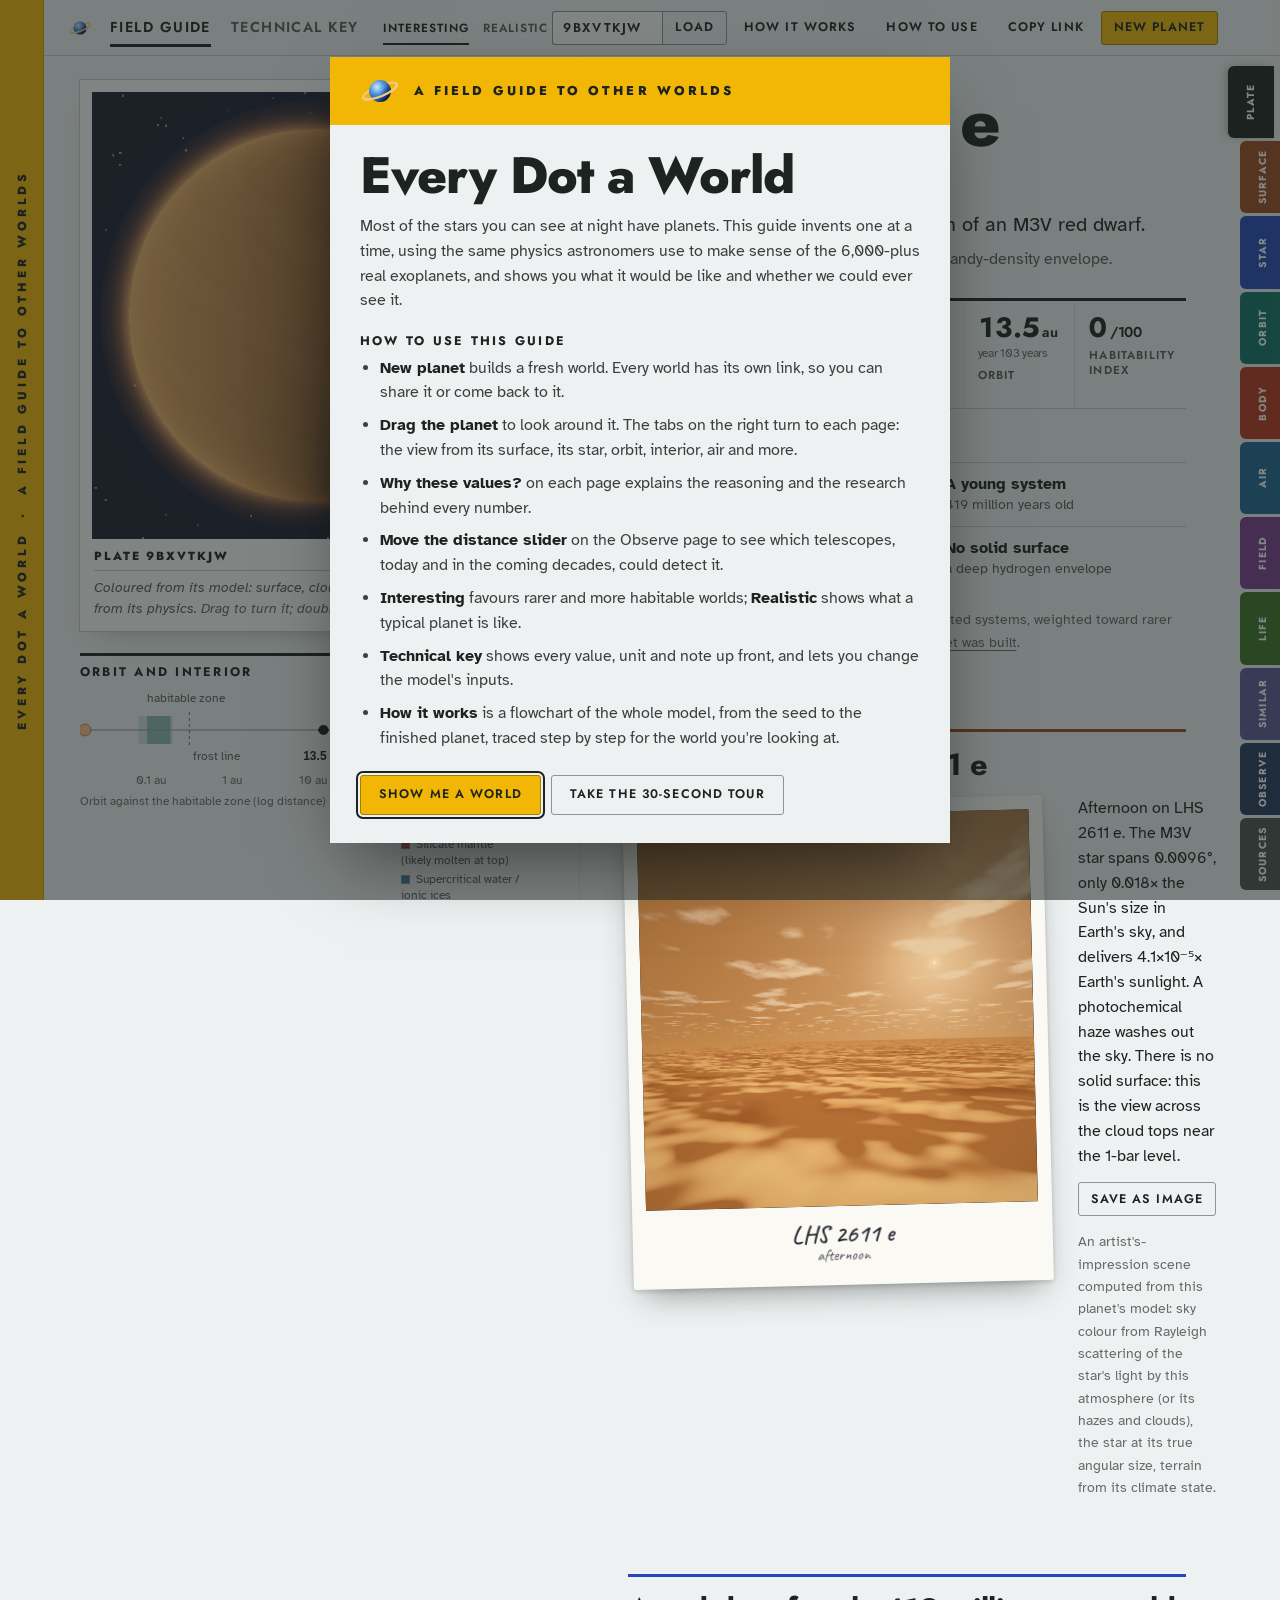
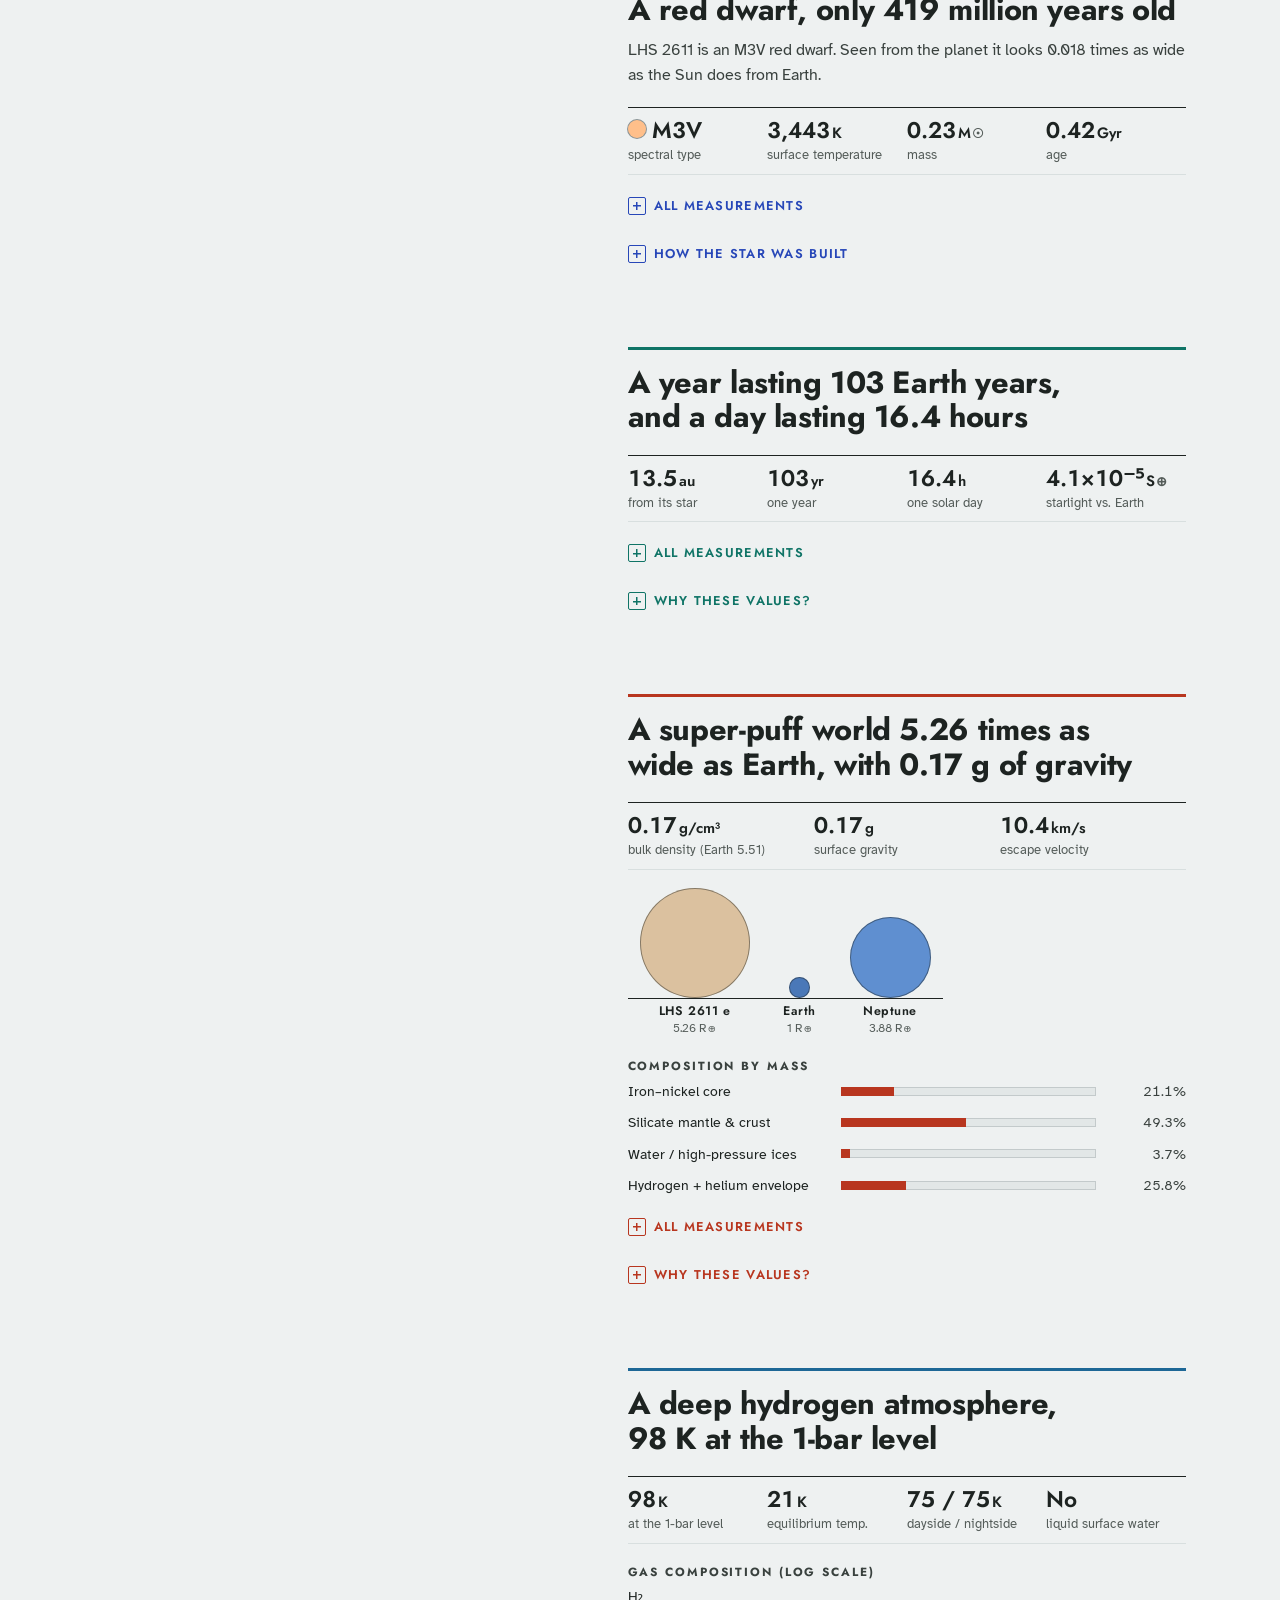
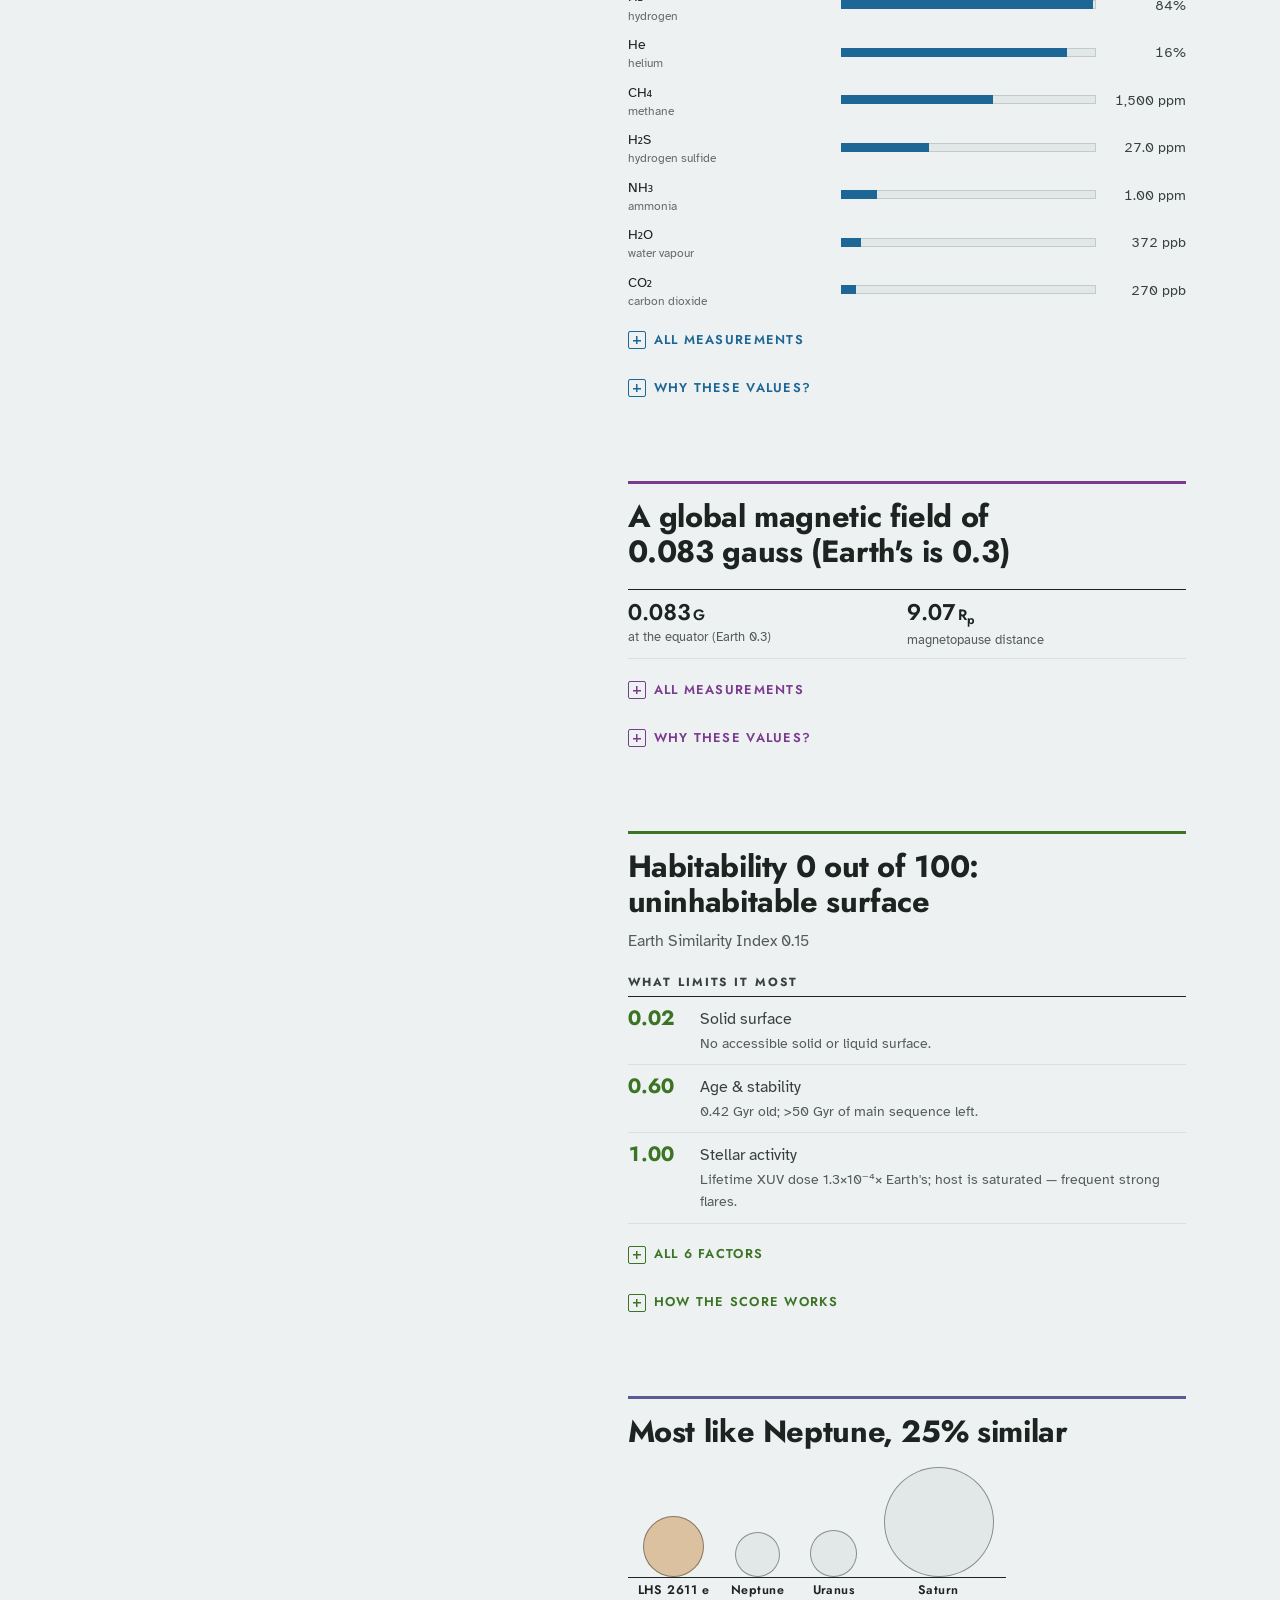
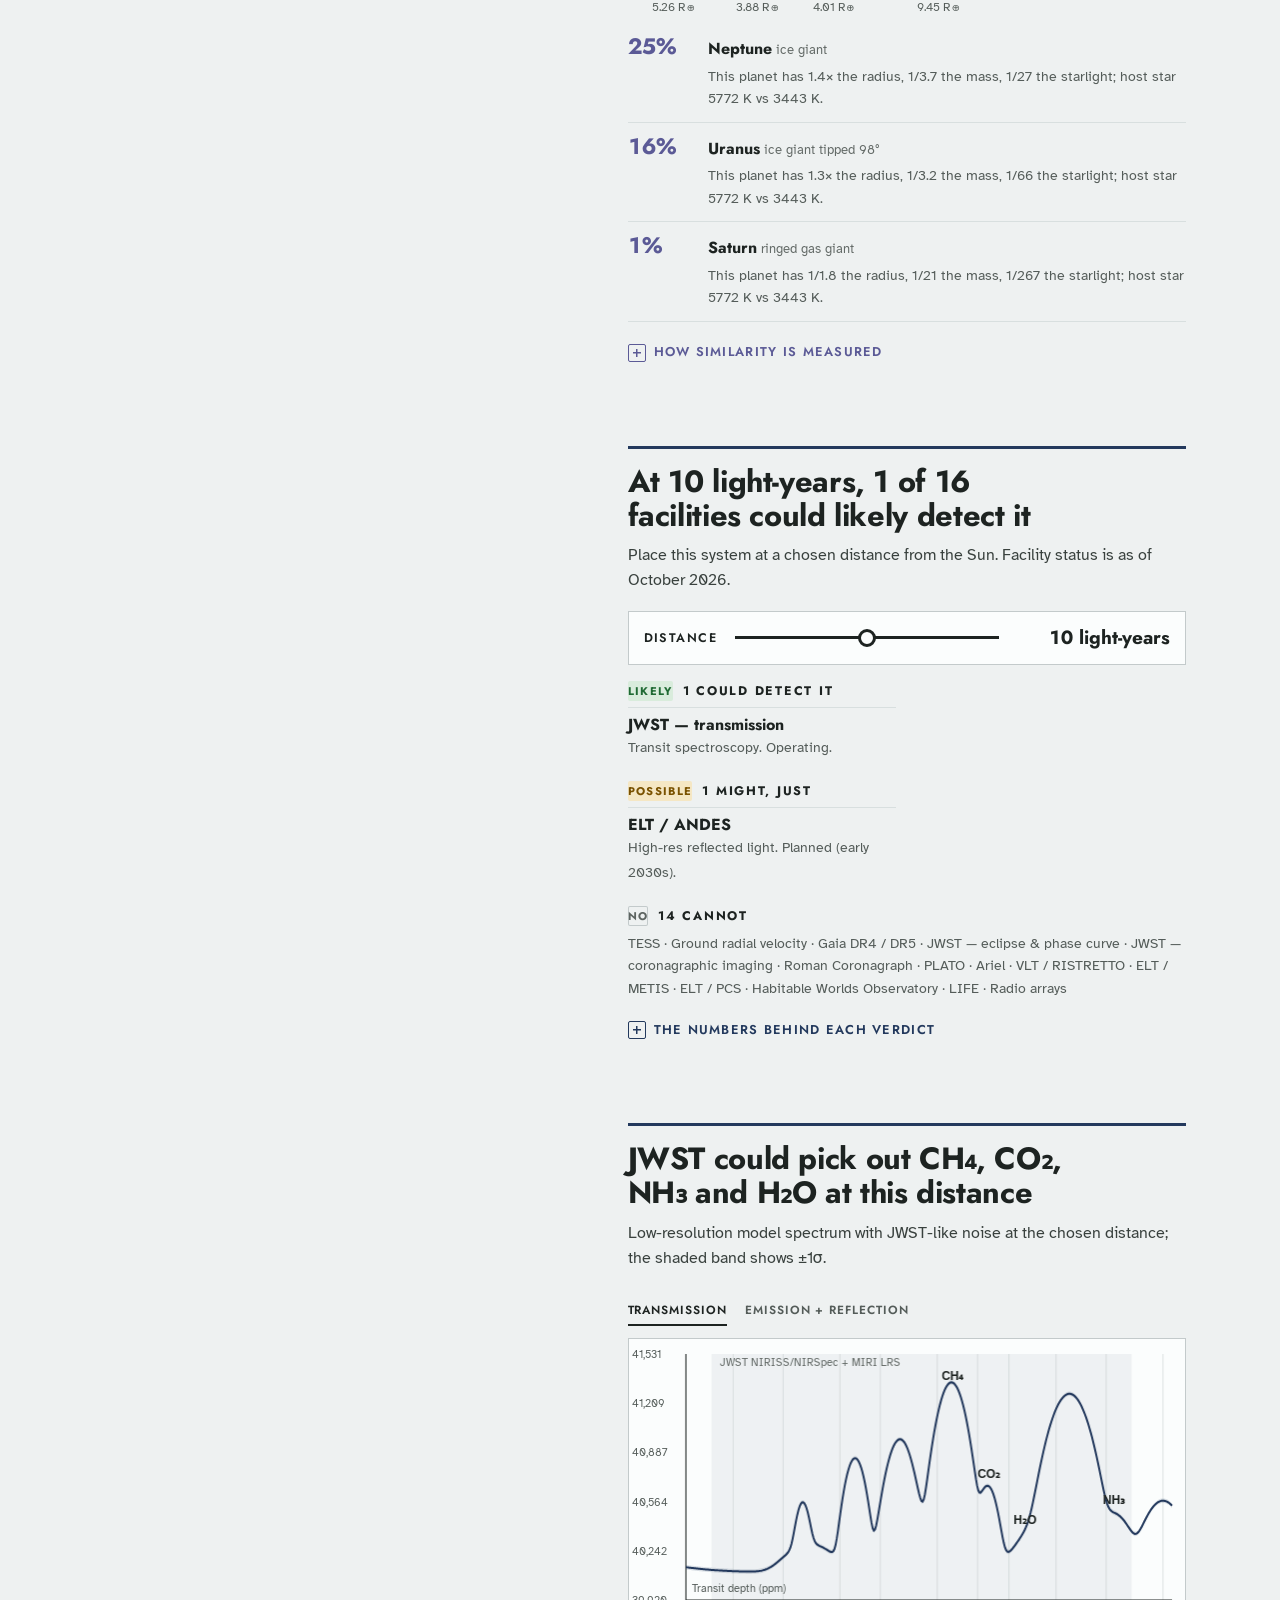
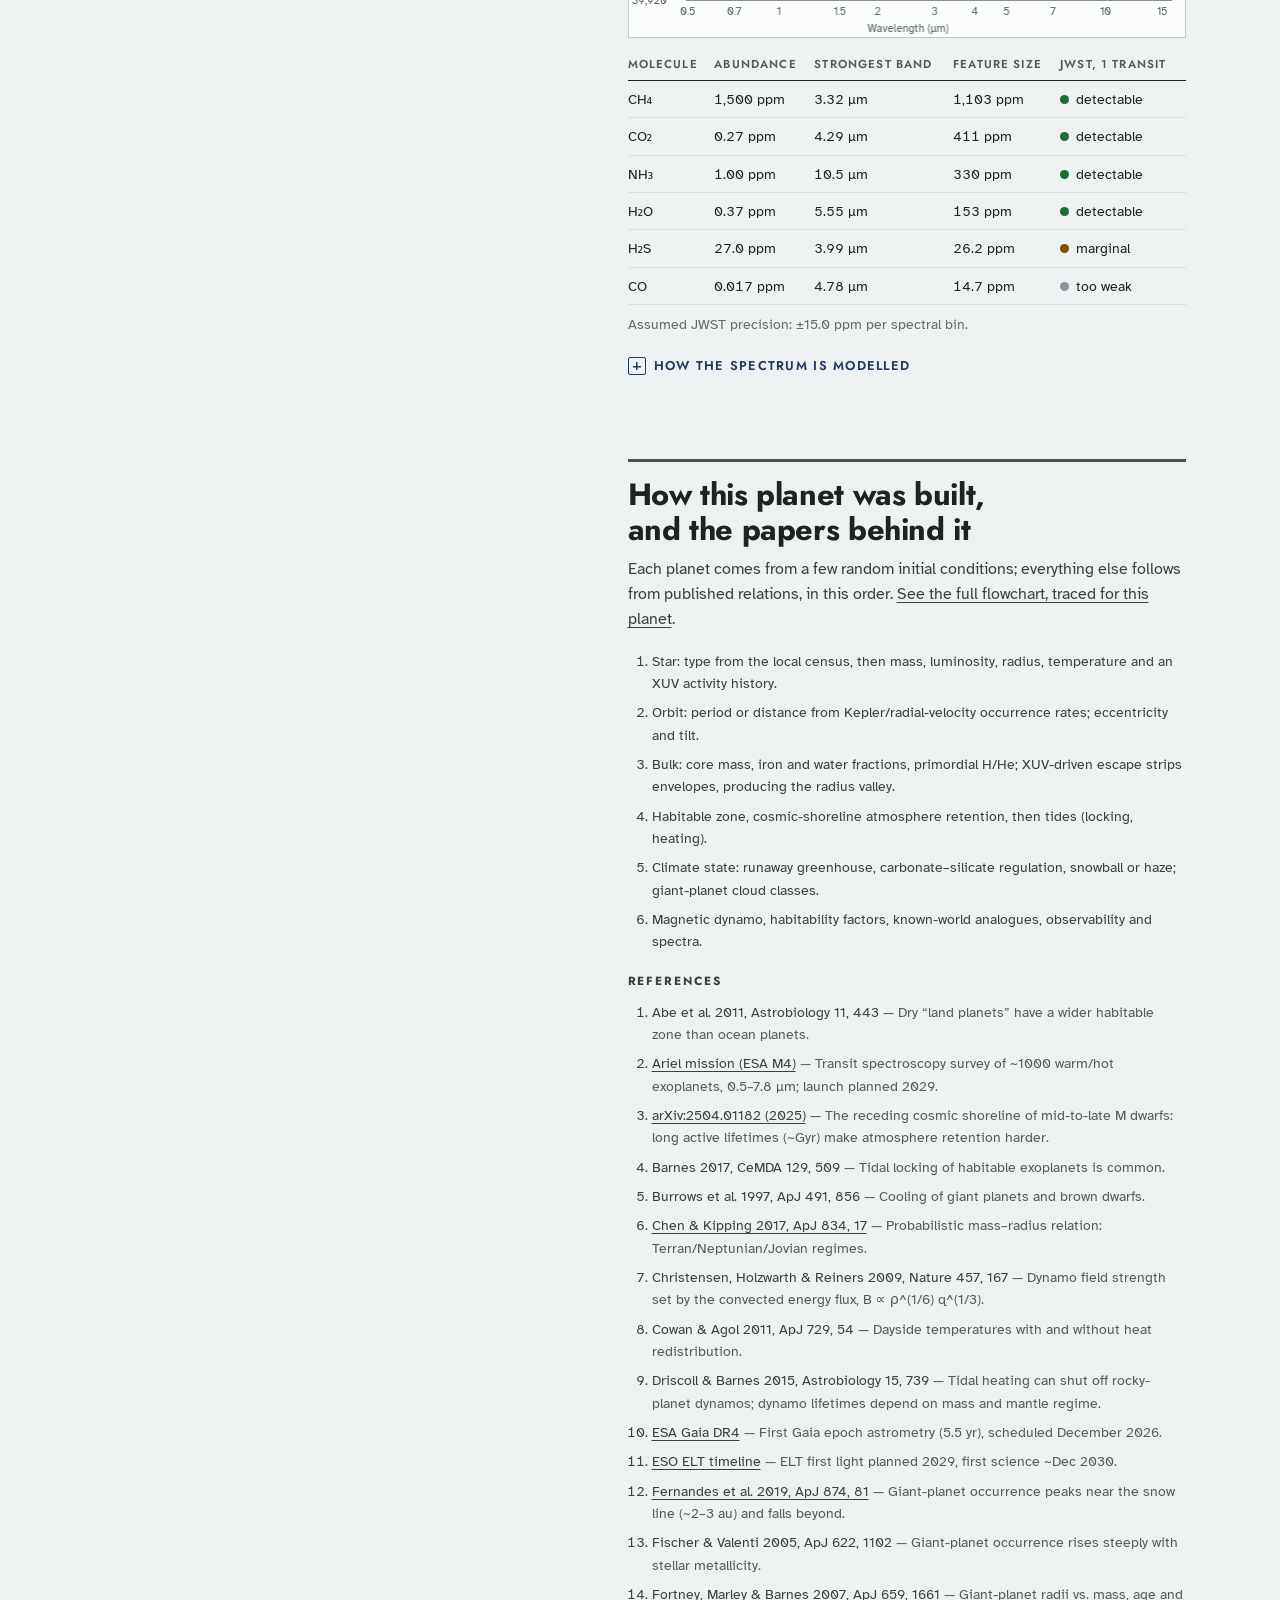
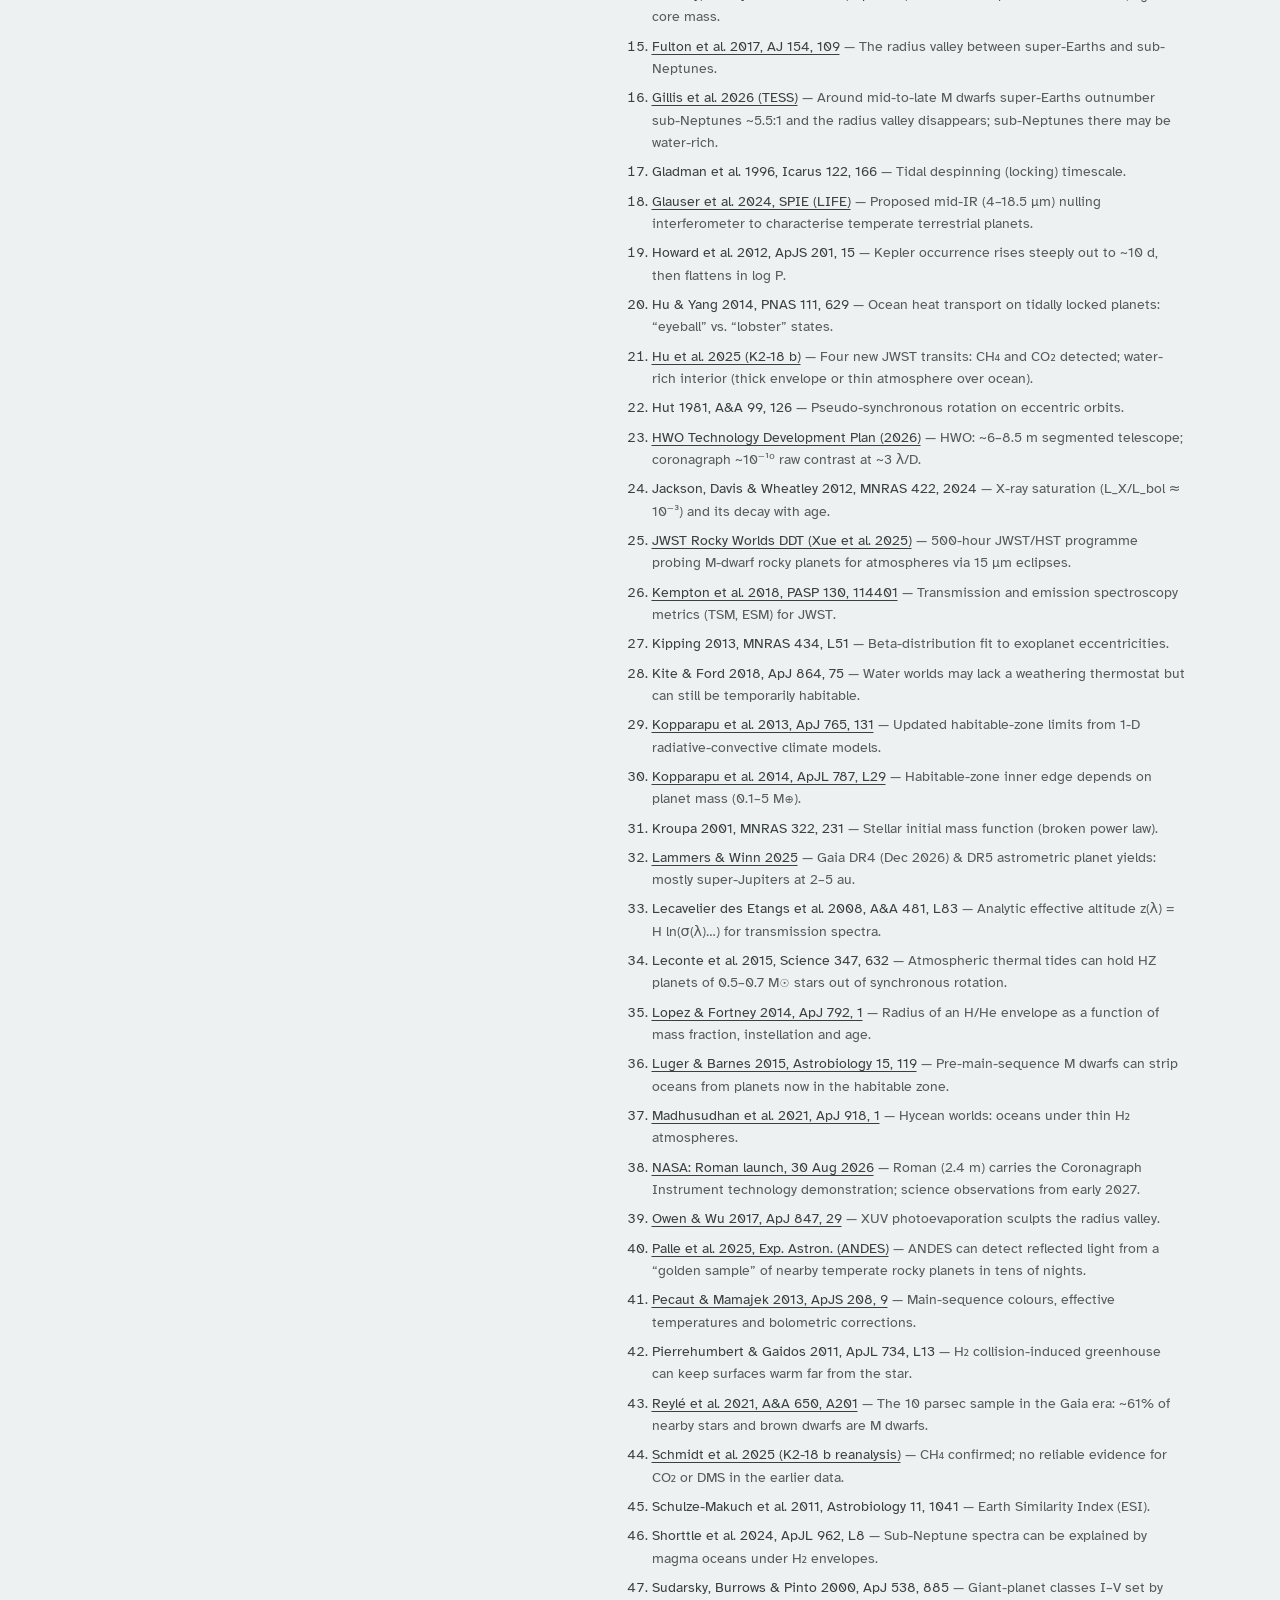
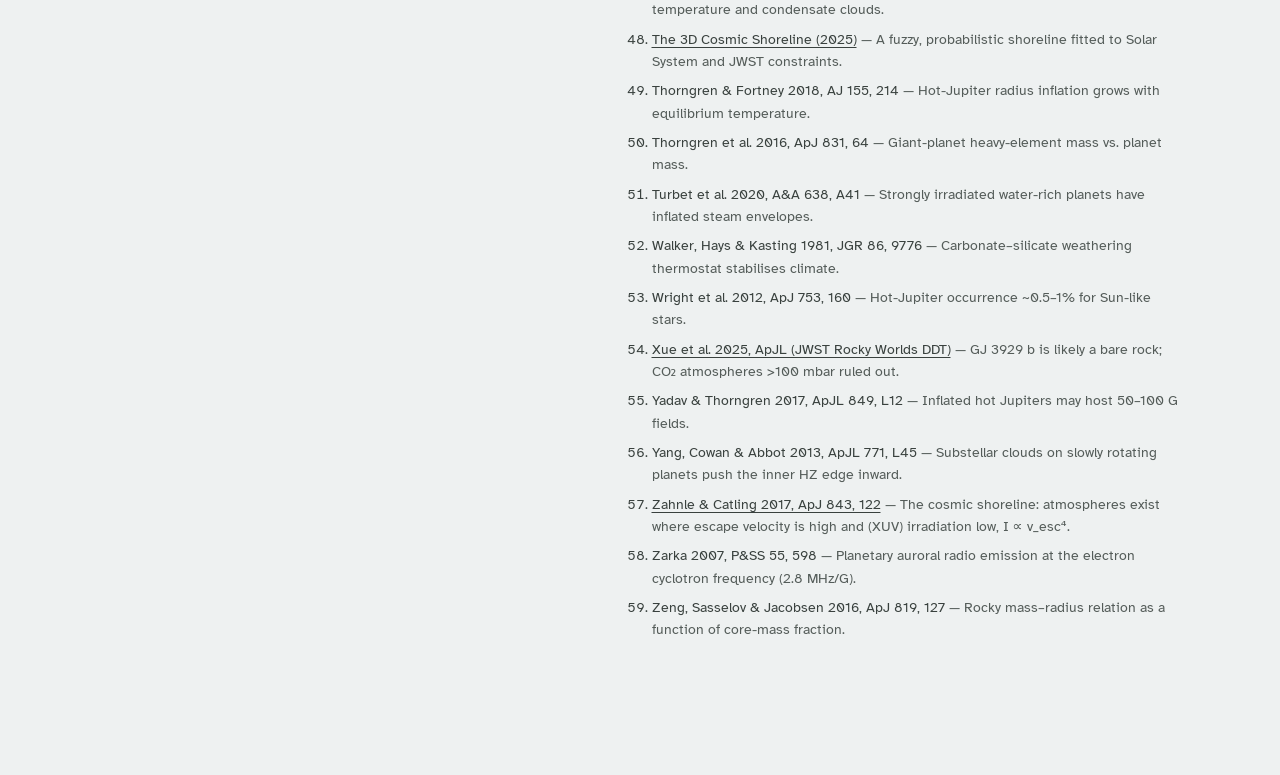
<file: index.html>
<!doctype html>
<html lang="en">
<head>
<meta charset="utf-8">
<meta name="viewport" content="width=device-width, initial-scale=1">
<title>Every Dot a World</title>
<meta name="theme-color" content="#f2b705">
<link rel="icon" href="favicon.ico" sizes="any">
<link rel="icon" href="icons/icon.svg" type="image/svg+xml">
<link rel="apple-touch-icon" href="icons/apple-touch-icon.png">
<link rel="manifest" href="manifest.webmanifest">
<meta property="og:title" content="Every Dot a World">
<meta property="og:description" content="A field guide to planets that could exist: generate a physically consistent exoplanet, see it turn, stand on its surface, and find out which telescopes could detect it.">
<meta property="og:type" content="website">
<meta name="description" content="Generate physically consistent exoplanets with rotating procedural renders, full physical properties, habitability, real-world analogues and observability with current and future telescopes.">
<link rel="stylesheet" href="css/fonts.css">
<link rel="stylesheet" href="css/style.css">
</head>
<body data-view="guide">
<a class="skip" href="#textpage">Skip to the planet's guide pages</a>
<div class="spine" aria-hidden="true"><span>Every Dot a World <i>·</i> A Field Guide to Other Worlds</span></div>

<header class="topbar">
  <a class="brand" href="./"><img src="icons/icon.svg" alt="" width="24" height="24"><span>Every Dot a World</span></a>
  <div class="view" role="radiogroup" aria-label="How much detail">
    <button type="button" data-view="guide" role="radio">Field guide</button>
    <button type="button" data-view="key" role="radio">Technical key</button>
  </div>
  <div class="controls">
    <div class="seg" role="radiogroup" aria-label="Generation mode">
      <button type="button" data-mode="interesting" role="radio">Interesting</button>
      <button type="button" data-mode="realistic" role="radio">Realistic</button>
    </div>
    <form id="seedForm" class="seedform" autocomplete="off">
      <label for="seedInput" class="sr">Seed</label>
      <input id="seedInput" spellcheck="false" maxlength="24" placeholder="Seed">
      <button type="submit" class="btn">Load</button>
    </form>
    <a id="howLink" class="btn quiet" href="how-it-works.html">How it works</a>
    <button type="button" id="openGuide" class="btn quiet">How to use</button>
    <button type="button" id="copyLink" class="btn quiet">Copy link</button>
    <button type="button" id="newPlanet" class="btn gold">New planet <kbd>N</kbd></button>
  </div>
</header>

<main class="spread">
  <section class="platepage" aria-label="Plate">
    <div class="platebox">
    <figure class="plate">
      <div class="stage">
        <canvas id="planet" aria-label="Rotating render of the generated planet"></canvas>
        <p id="glfail" class="glfail" hidden>WebGL is unavailable in this browser, so the planet can't be drawn. Everything on the guide pages is still computed.</p>
      </div>
      <figcaption><span class="capline"><b id="plateNo">Plate</b><span id="plateKind"></span></span><span class="captext">Coloured from its model: surface, clouds, haze and rings all follow from its physics. <span class="hint">Drag to turn it; double-click to reset.</span></span></figcaption>
    </figure>
    <div class="minis">
      <h2 class="minis-h">Orbit and interior</h2>
      <figure class="hzfig">
        <canvas id="hzStrip" height="100" aria-label="Orbit relative to the habitable zone"></canvas>
        <figcaption>Orbit against the habitable zone (log distance)</figcaption>
      </figure>
      <figure class="xsec">
        <canvas id="xsection" width="120" height="120" aria-label="Interior cross-section"></canvas>
        <figcaption id="xsecLegend"></figcaption>
      </figure>
    </div>
    </div>
  </section>

  <article class="textpage" id="textpage" tabindex="-1">
    <div id="ident"></div>
    <section id="inputs" class="inputs" aria-labelledby="inputsTitle" hidden></section>
    <div id="sheet" aria-live="polite"></div>
  </article>

  <nav class="tabs" id="tabs" aria-label="Guide pages"></nav>
</main>

<div id="toast" class="toast" role="status" hidden></div>

<div id="splash" class="splash" role="dialog" aria-modal="true" aria-labelledby="splashTitle" hidden>
  <div class="splash-card">
    <div class="splash-band"><img src="icons/icon.svg" alt="" width="40" height="40"><span>A Field Guide to Other Worlds</span></div>
    <div class="splash-body">
      <h1 id="splashTitle">Every Dot a World</h1>
      <p class="splash-lede">Most of the stars you can see at night have planets. This guide invents one at a time, using the same physics astronomers use to make sense of the 6,000-plus real exoplanets, and shows you what it would be like and whether we could ever see it.</p>
      <h2>How to use this guide</h2>
      <ul class="splash-list">
        <li><b>New planet</b> builds a fresh world. Every world has its own link, so you can share it or come back to it.</li>
        <li><b>Drag the planet</b> to look around it. The tabs on the right turn to each page: the view from its surface, its star, orbit, interior, air and more.</li>
        <li><b>Why these values?</b> on each page explains the reasoning and the research behind every number.</li>
        <li><b>Move the distance slider</b> on the Observe page to see which telescopes, today and in the coming decades, could detect it.</li>
        <li><b>Interesting</b> favours rarer and more habitable worlds; <b>Realistic</b> shows what a typical planet is like.</li>
        <li><b>Technical key</b> shows every value, unit and note up front, and lets you change the model's inputs.</li>
        <li><b>How it works</b> is a flowchart of the whole model, from the seed to the finished planet, traced step by step for the world you're looking at.</li>
      </ul>
      <div class="splash-actions">
        <button type="button" class="btn gold" id="splashGo">Show me a world</button>
        <button type="button" class="btn" id="splashTour">Take the 30-second tour</button>
      </div>
    </div>
  </div>
</div>

<div id="tour" class="tour" hidden>
  <div class="tour-ring" id="tourRing"></div>
  <div class="tour-tip" id="tourTip" role="dialog" aria-live="polite">
    <p id="tourText"></p>
    <div class="tour-nav"><span id="tourCount"></span><button type="button" class="btn" id="tourBack">Back</button><button type="button" class="btn" id="tourNext">Next</button></div>
  </div>
</div>

<script src="js/rng.js"></script>
<script src="js/data.js"></script>
<script src="js/model.js"></script>
<script src="js/visual.js"></script>
<script src="js/observe.js"></script>
<script src="js/spectrum.js"></script>
<script src="js/renderer.js"></script>
<script src="js/surface.js"></script>
<script src="js/state.js"></script>
<script src="js/ui.js"></script>
<script src="js/main.js"></script>
<script src="js/guide.js"></script>
</body>
</html>
</file>
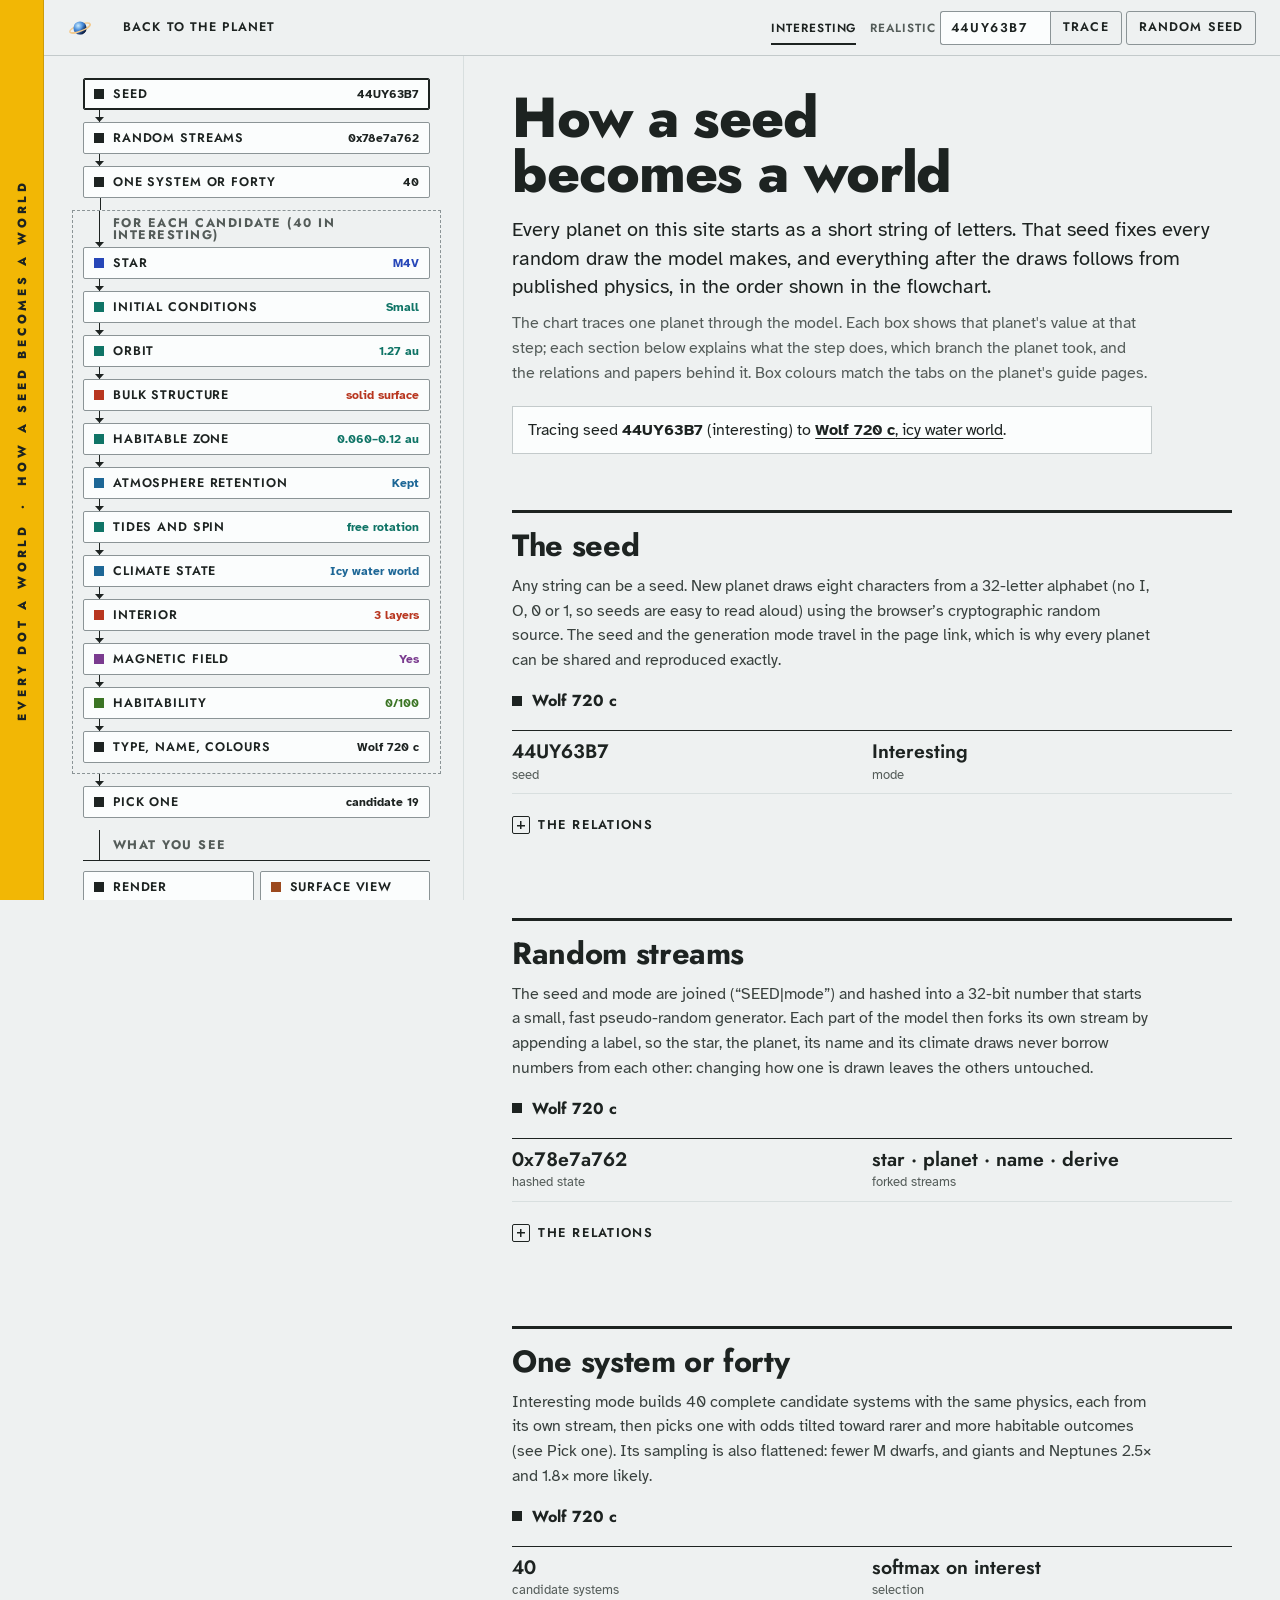
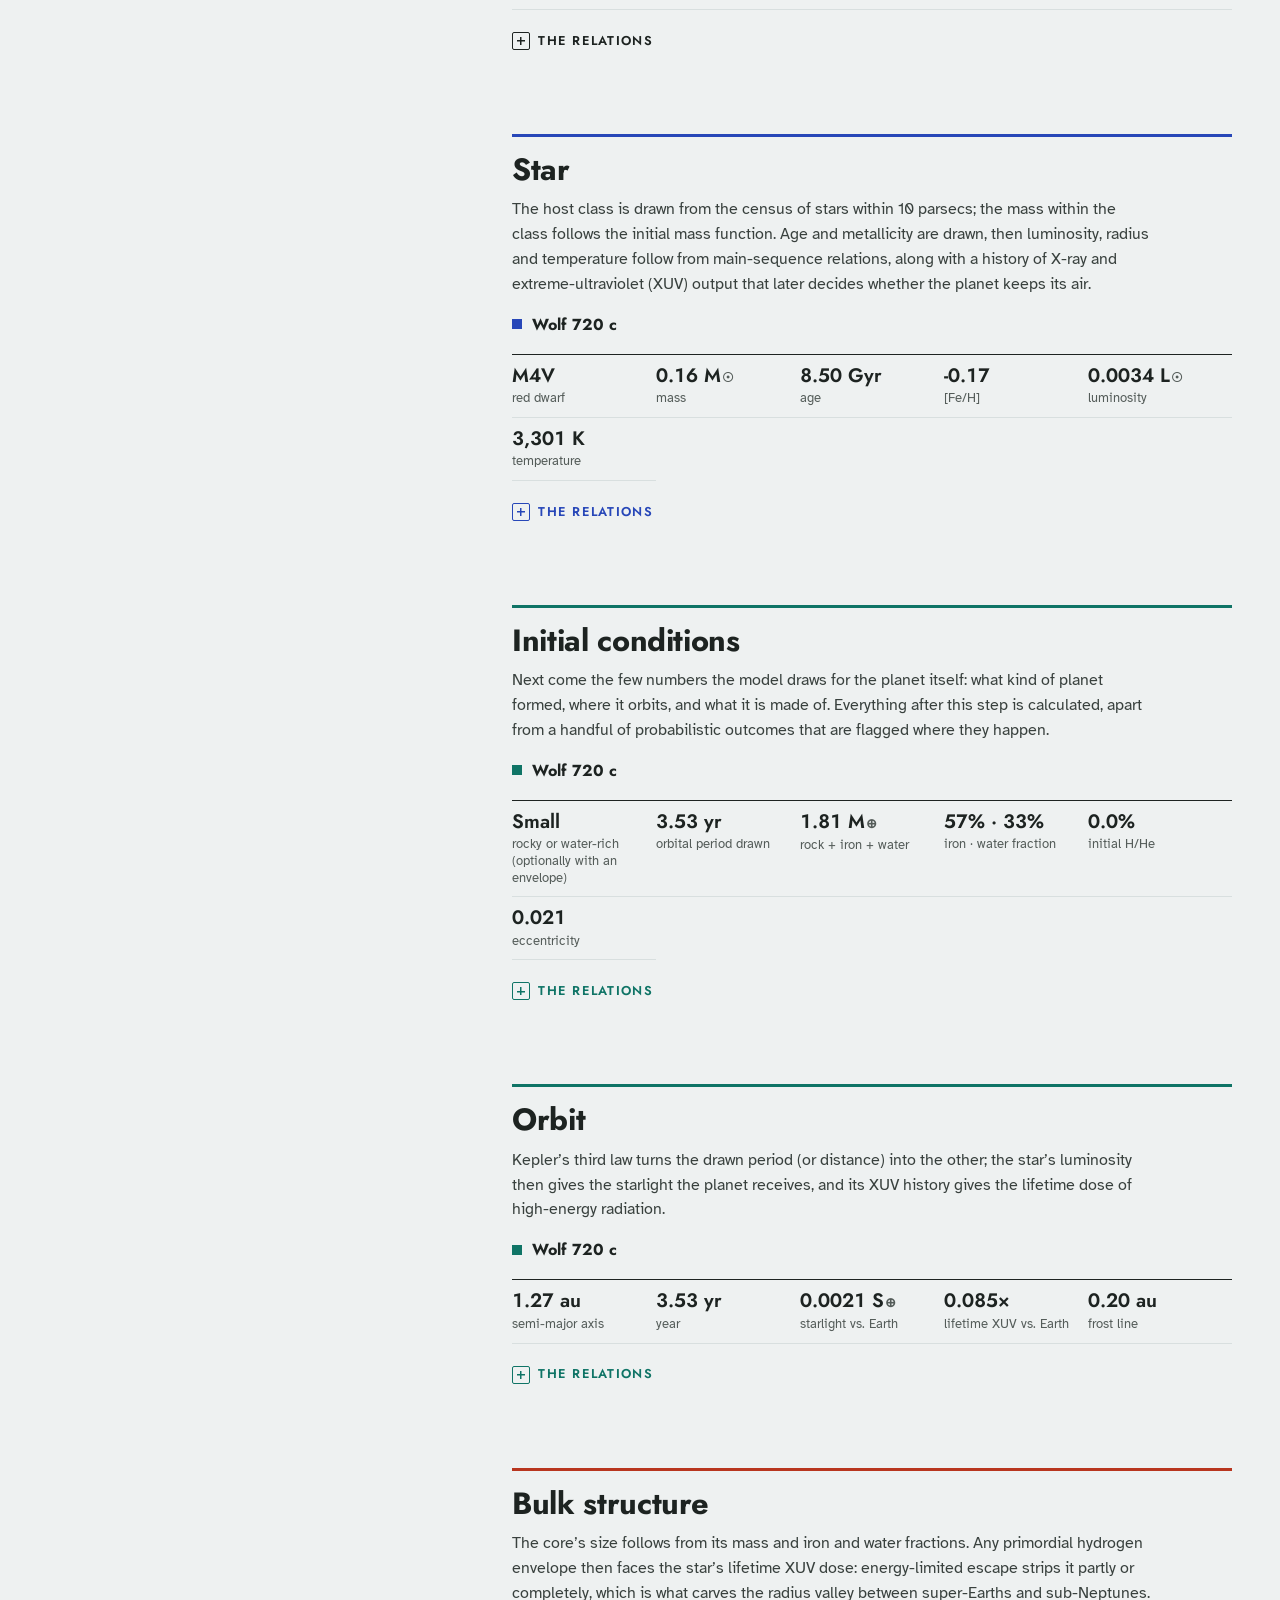
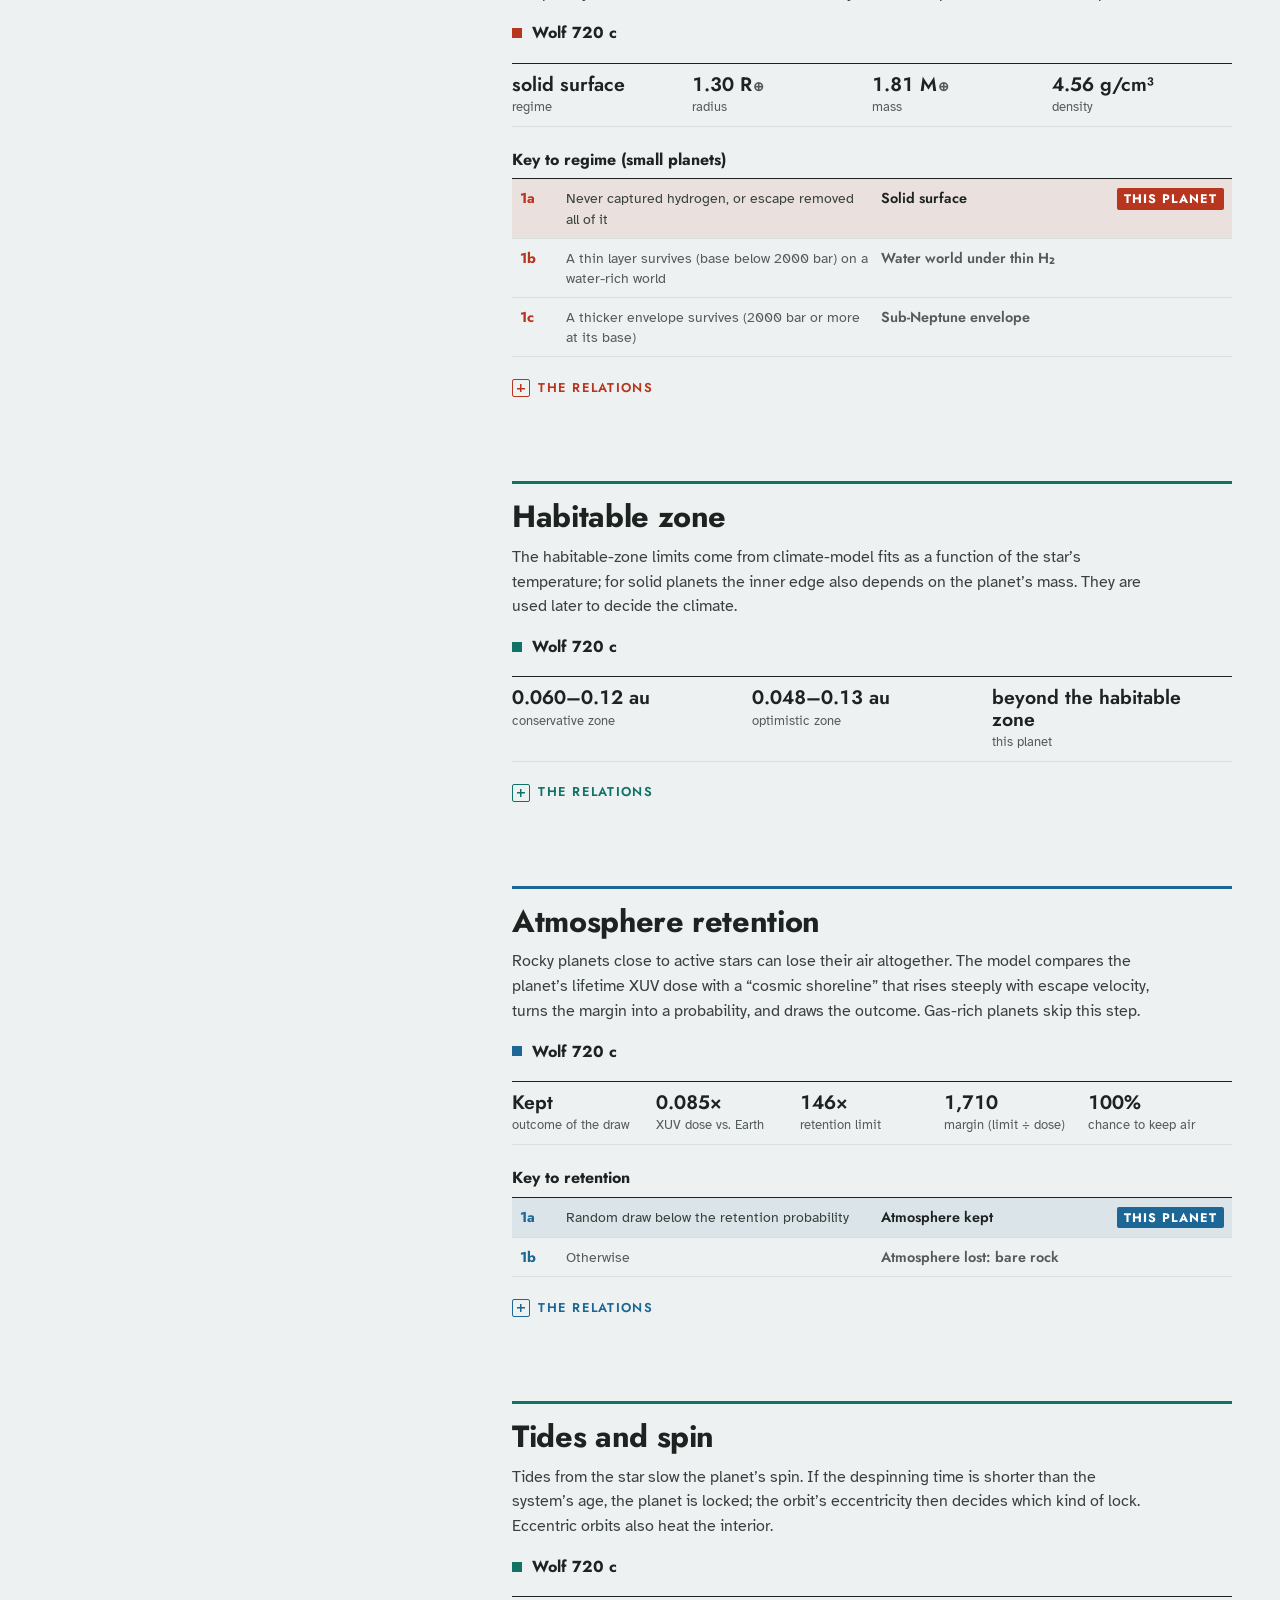
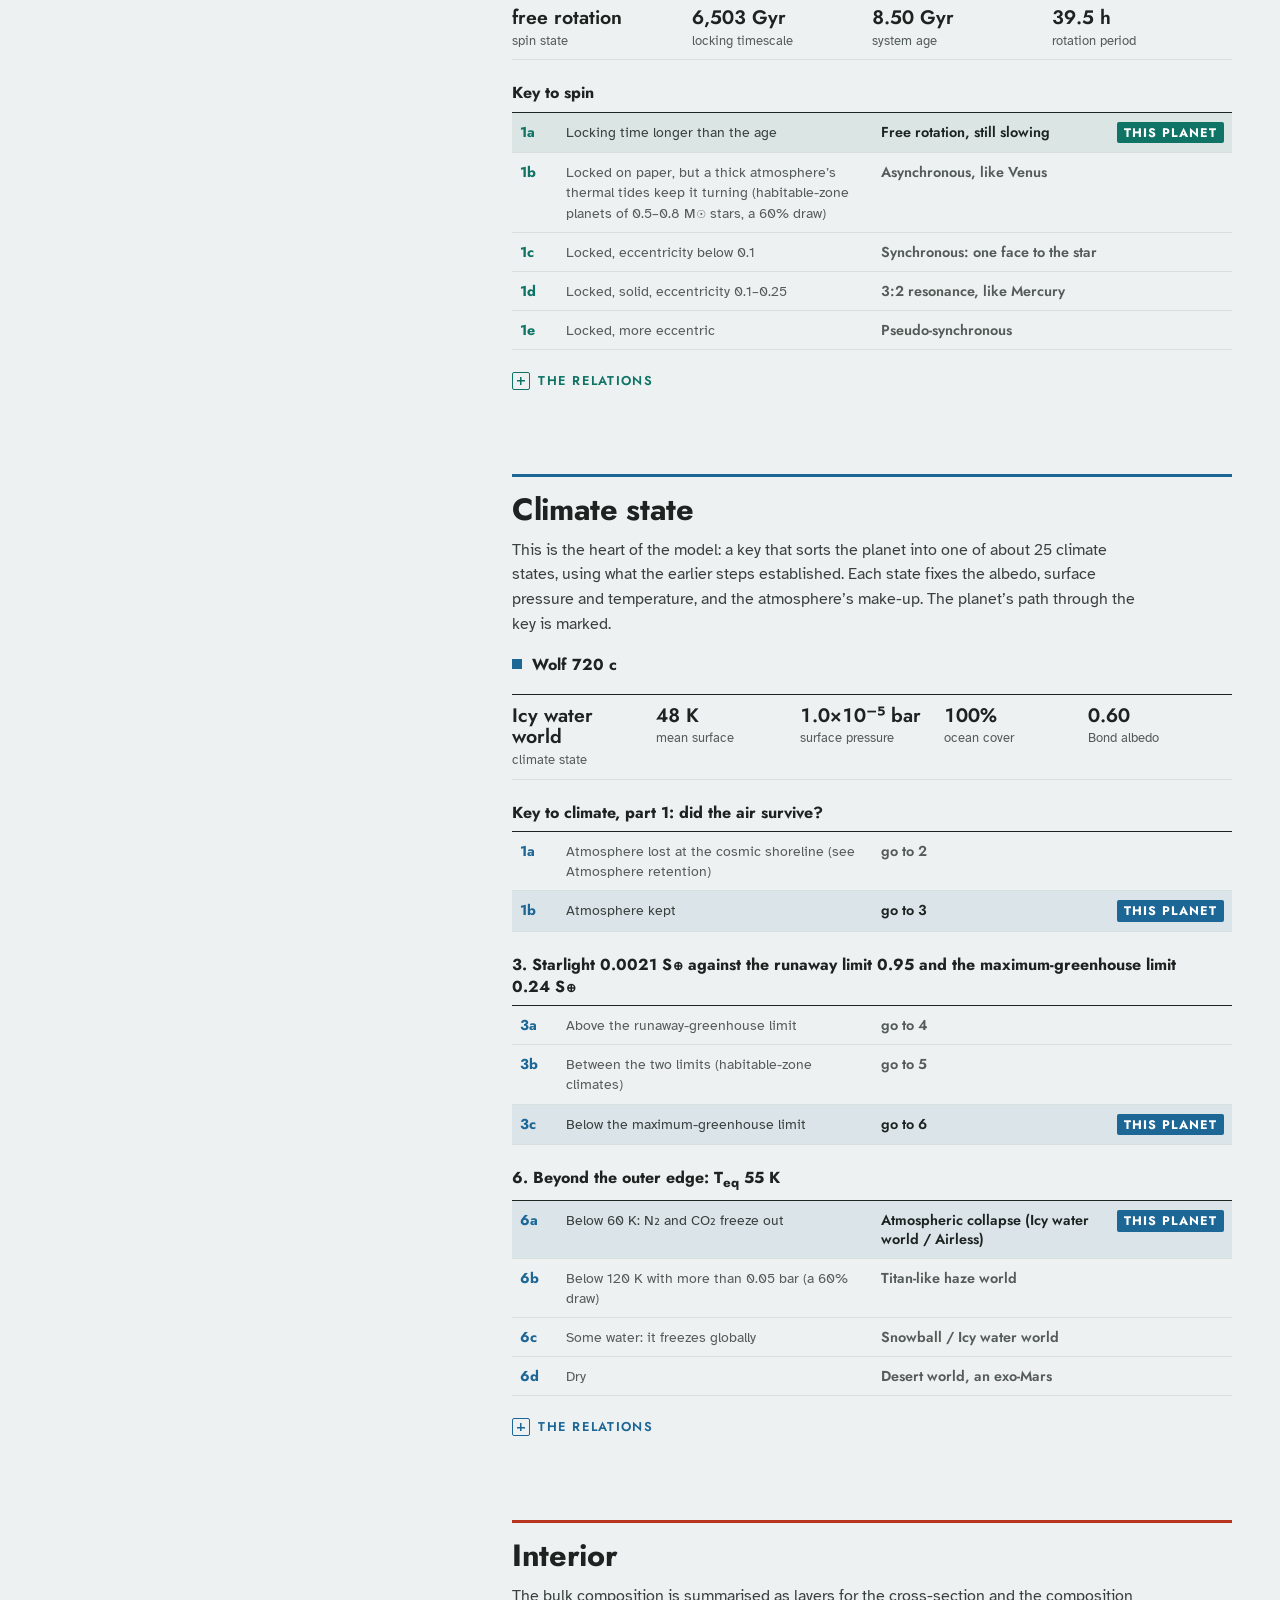
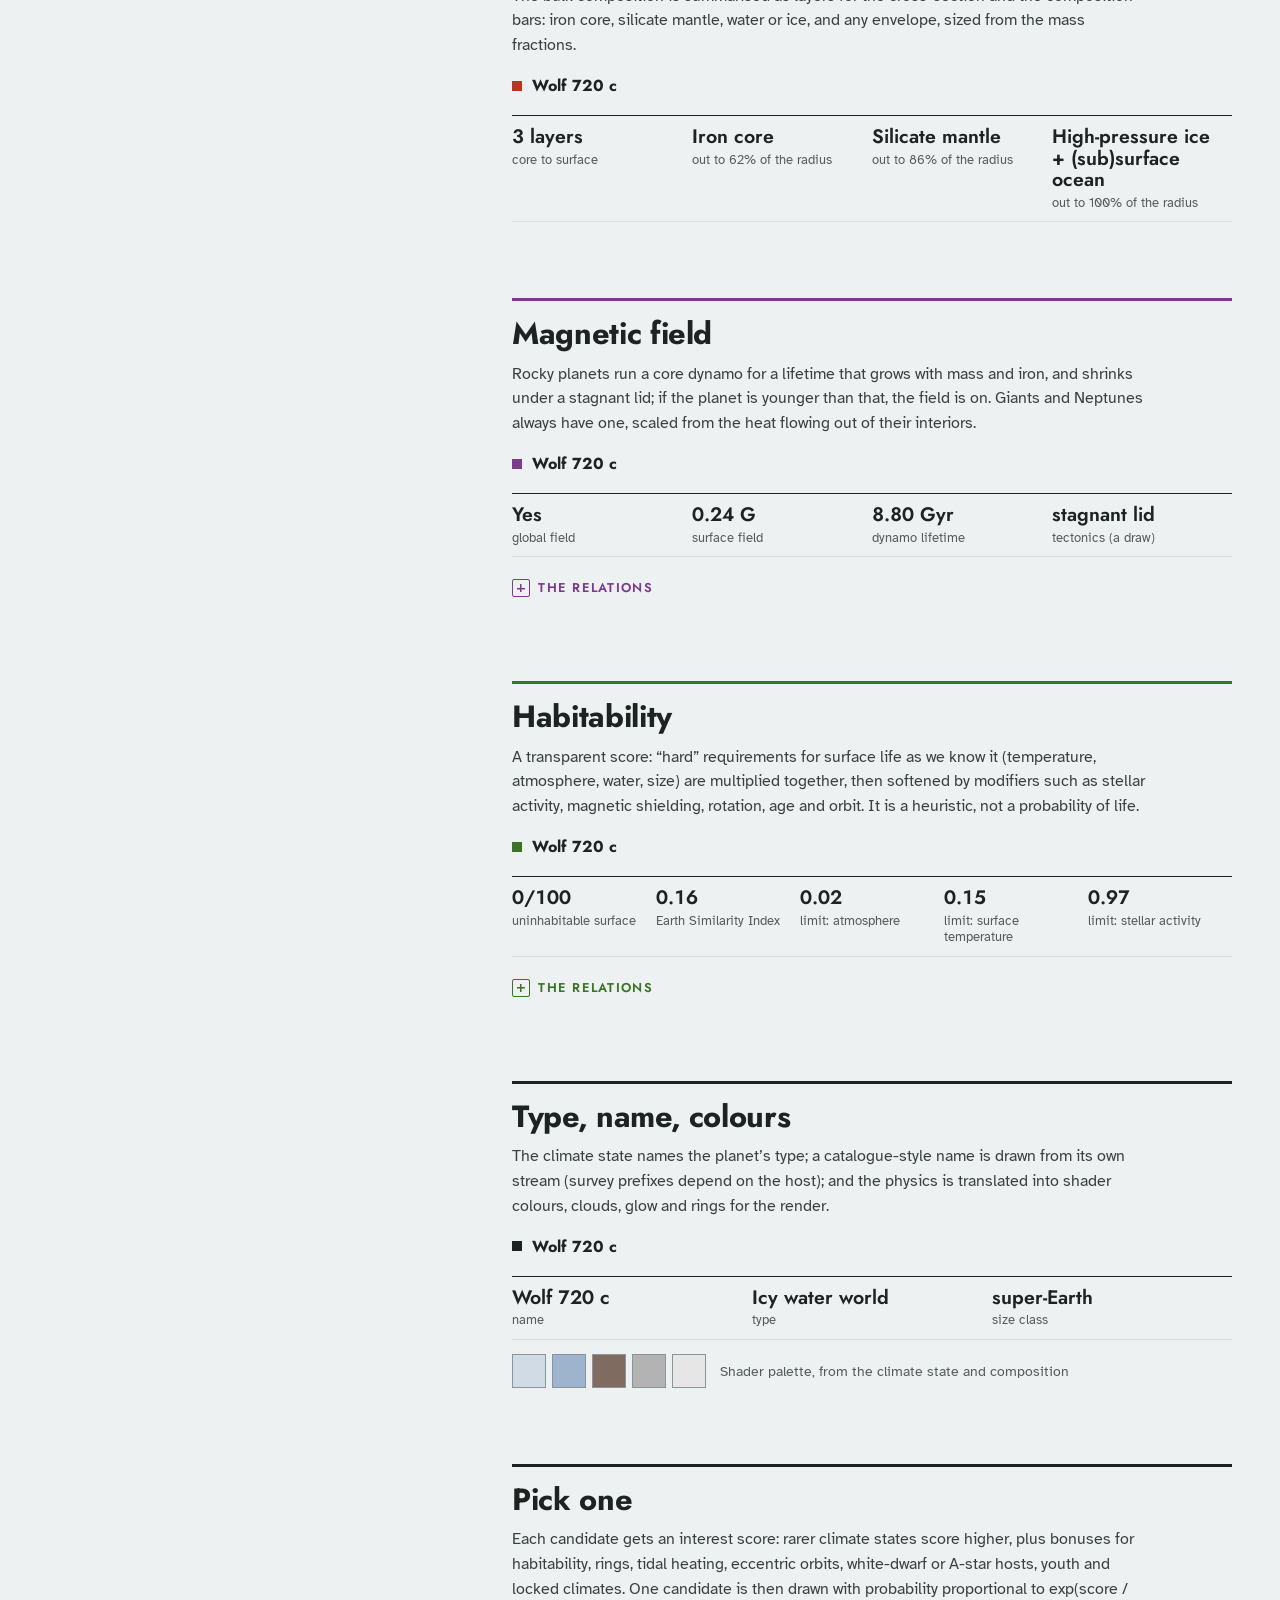
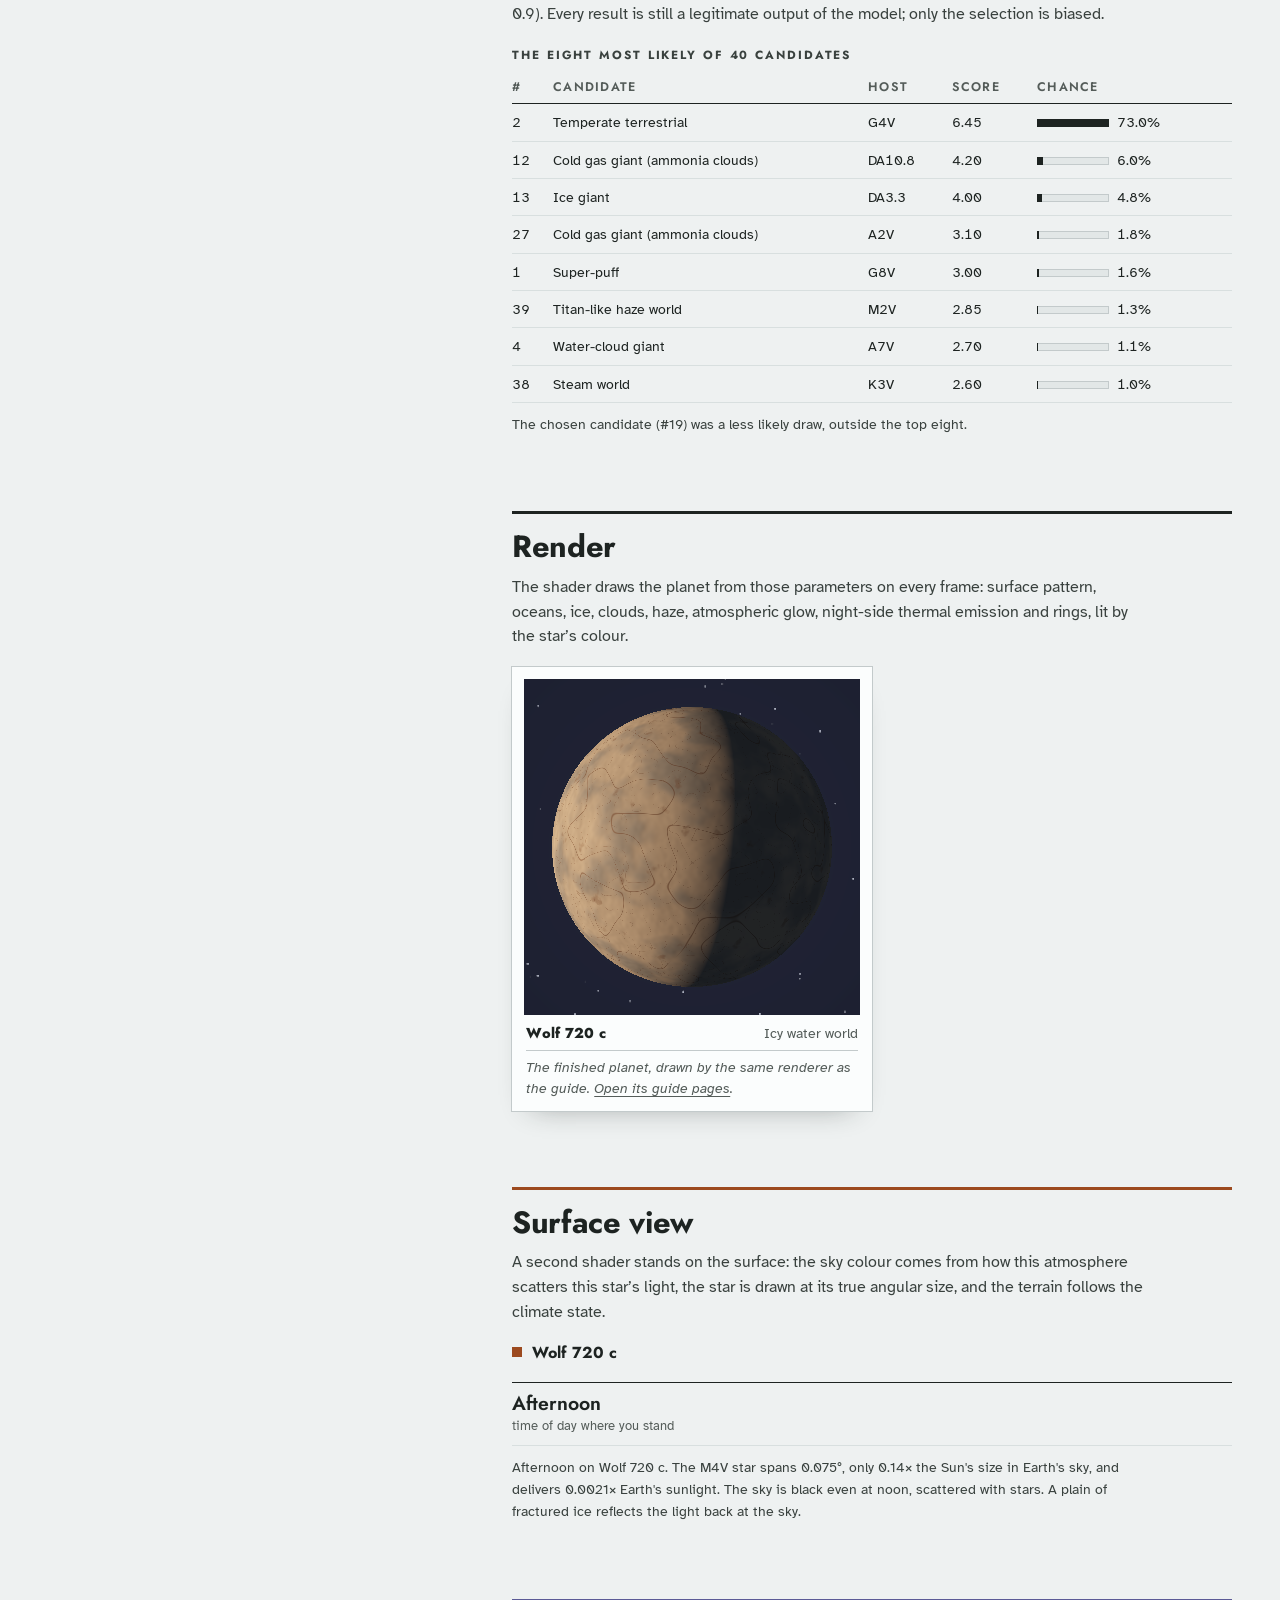
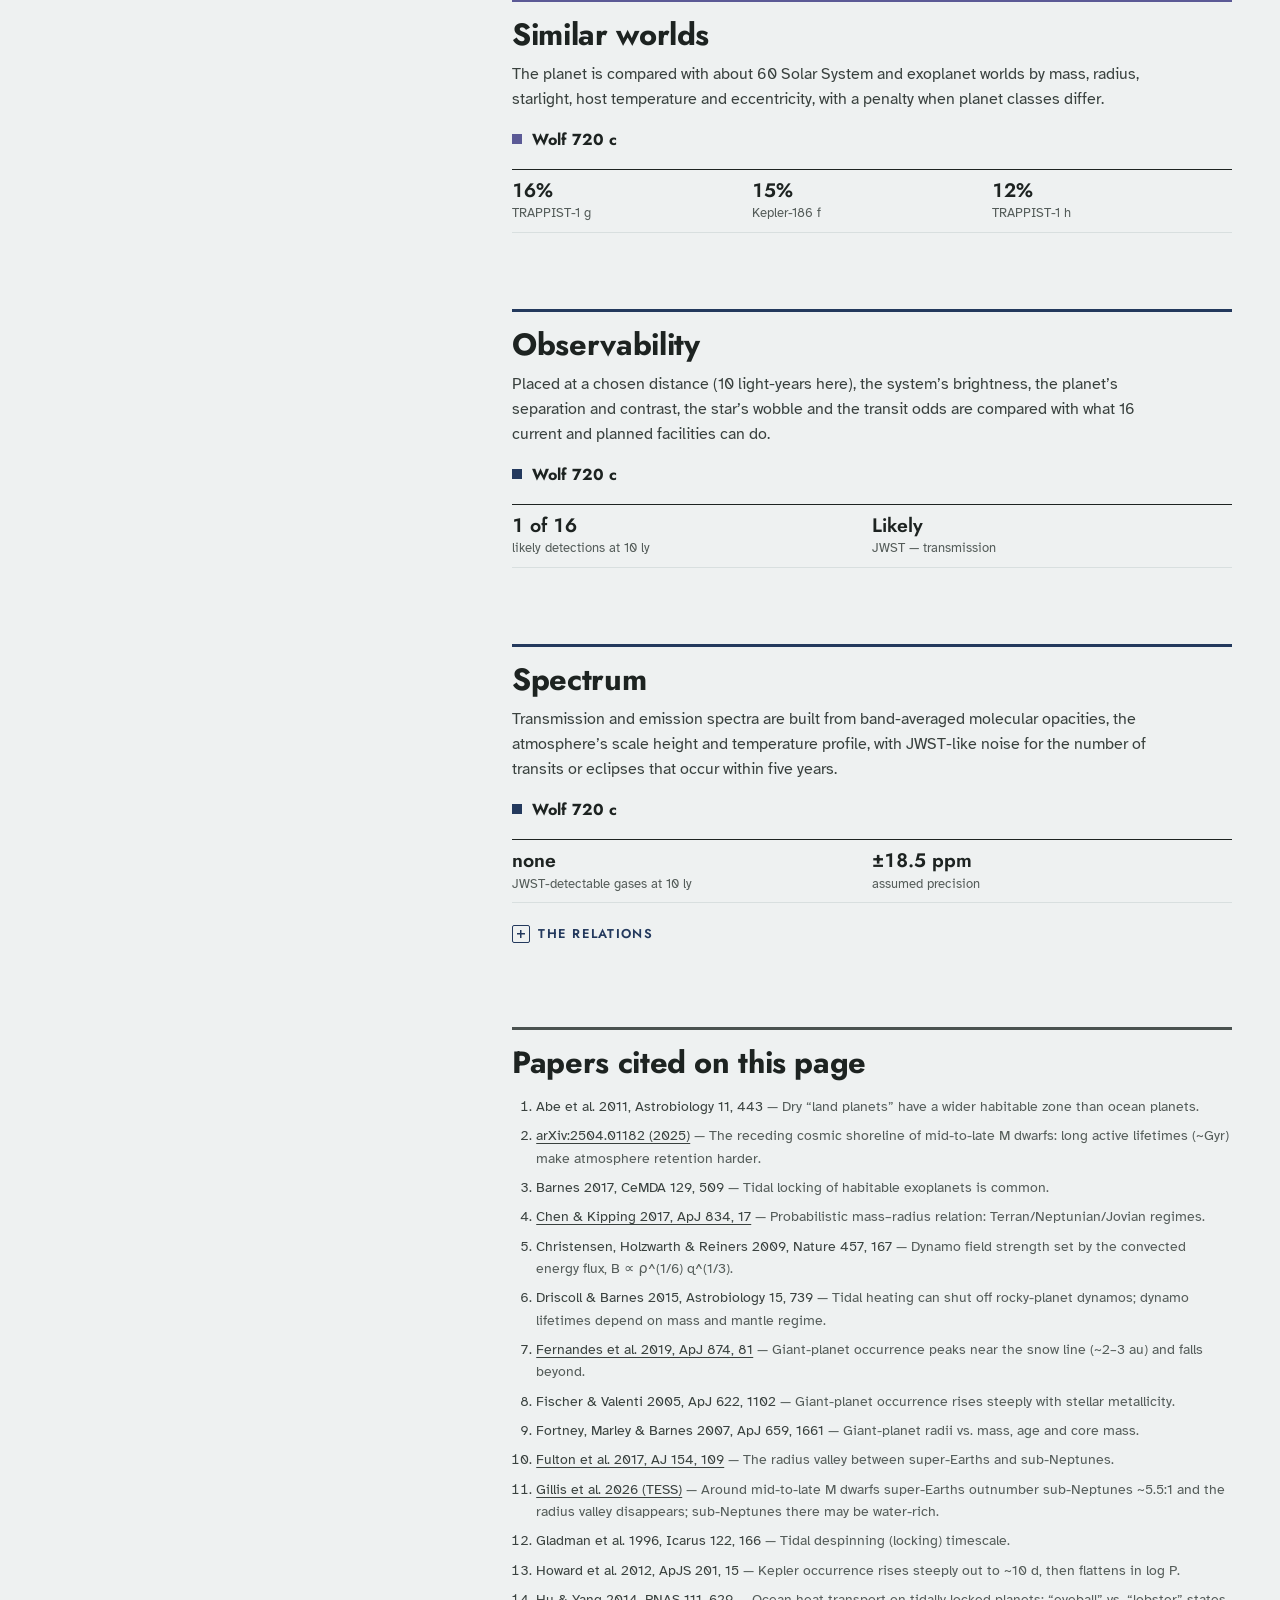
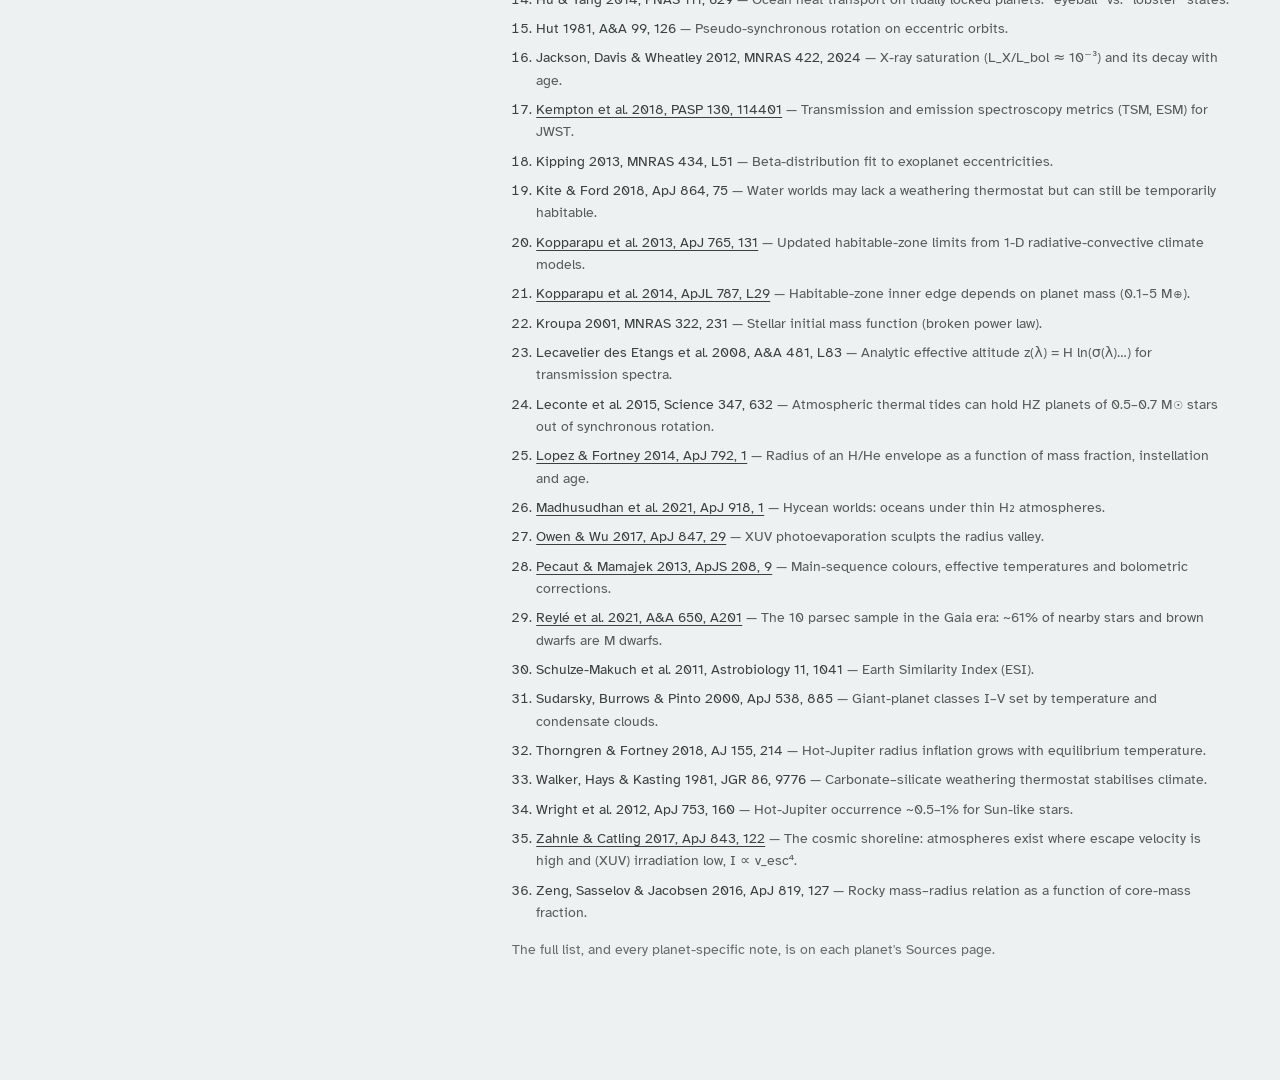
<file: how-it-works.html>
<!doctype html>
<html lang="en">
<head>
<meta charset="utf-8">
<meta name="viewport" content="width=device-width, initial-scale=1">
<title>How it works – Every Dot a World</title>
<meta name="theme-color" content="#f2b705">
<link rel="icon" href="favicon.ico" sizes="any">
<link rel="icon" href="icons/icon.svg" type="image/svg+xml">
<link rel="apple-touch-icon" href="icons/apple-touch-icon.png">
<link rel="manifest" href="manifest.webmanifest">
<meta name="description" content="A flowchart of the Every Dot a World model: how a random seed becomes a star, a planet, a climate and a set of observations, traced step by step for any planet.">
<link rel="stylesheet" href="css/fonts.css">
<link rel="stylesheet" href="css/style.css">
<link rel="stylesheet" href="css/flow.css">
</head>
<body data-view="guide" class="flowpage">
<a class="skip" href="#steps">Skip to the steps</a>
<div class="spine" aria-hidden="true"><span>Every Dot a World <i>·</i> How a seed becomes a world</span></div>

<header class="topbar">
  <a class="brand" href="index.html"><img src="icons/icon.svg" alt="" width="24" height="24"><span>Every Dot a World</span></a>
  <a class="btn quiet" id="backLink" href="index.html">Back to the planet</a>
  <div class="controls">
    <div class="seg" role="radiogroup" aria-label="Generation mode">
      <button type="button" data-mode="interesting" role="radio">Interesting</button>
      <button type="button" data-mode="realistic" role="radio">Realistic</button>
    </div>
    <form id="traceForm" class="seedform" autocomplete="off">
      <label for="seedInput" class="sr">Seed to trace</label>
      <input id="seedInput" spellcheck="false" maxlength="24" placeholder="Seed">
      <button type="submit" class="btn">Trace</button>
    </form>
    <button type="button" id="randomSeed" class="btn">Random seed</button>
  </div>
</header>

<main class="spread flow">
  <aside class="chartpage" aria-label="Flowchart of the model">
    <nav id="chart" aria-label="Steps of the model"></nav>
  </aside>
  <article class="textpage" id="steps" tabindex="-1">
    <header class="flow-intro">
      <h1>How a seed becomes a world</h1>
      <p class="idline">Every planet on this site starts as a short string of letters. That seed fixes every random draw the model makes, and everything after the draws follows from published physics, in the order shown in the flowchart.</p>
      <p class="blurb">The chart traces one planet through the model. Each box shows that planet's value at that step; each section below explains what the step does, which branch the planet took, and the relations and papers behind it. Box colours match the tabs on the planet's guide pages.</p>
      <p class="tracing" id="tracing"></p>
    </header>
    <div id="stages" aria-live="polite"></div>
  </article>
</main>

<div id="toast" class="toast" role="status" hidden></div>

<script src="js/rng.js"></script>
<script src="js/data.js"></script>
<script src="js/model.js"></script>
<script src="js/visual.js"></script>
<script src="js/observe.js"></script>
<script src="js/spectrum.js"></script>
<script src="js/renderer.js"></script>
<script src="js/surface.js"></script>
<script src="js/state.js"></script>
<script src="js/flow.js"></script>
</body>
</html>
</file>
<file: css/fonts.css>
/* Self-hosted fonts (Latin subset), generated by tools/fetch-fonts.sh from Google Fonts. */
@font-face { font-family: 'Atkinson Hyperlegible'; font-style: italic; font-weight: 400; font-display: swap; src: url(../fonts/AtkinsonHyperlegible-400i.woff2) format('woff2'); }
@font-face { font-family: 'Atkinson Hyperlegible'; font-style: italic; font-weight: 700; font-display: swap; src: url(../fonts/AtkinsonHyperlegible-700i.woff2) format('woff2'); }
@font-face { font-family: 'Atkinson Hyperlegible'; font-style: normal; font-weight: 400; font-display: swap; src: url(../fonts/AtkinsonHyperlegible-400.woff2) format('woff2'); }
@font-face { font-family: 'Atkinson Hyperlegible'; font-style: normal; font-weight: 700; font-display: swap; src: url(../fonts/AtkinsonHyperlegible-700.woff2) format('woff2'); }
@font-face { font-family: 'Caveat'; font-style: normal; font-weight: 400 600; font-display: swap; src: url(../fonts/Caveat.woff2) format('woff2'); }
@font-face { font-family: 'Jost'; font-style: normal; font-weight: 500 800; font-display: swap; src: url(../fonts/Jost.woff2) format('woff2'); }
</file>
<file: css/style.css>
/* Every Dot a World: a field guide to other worlds.
   Plate stock and ink, a gold spine, one ink per guide page (thumb-index tabs). */
:root {
  --paper: #eef1f1;      /* cool coated plate stock */
  --paper-2: #e2e7e7;    /* panels, tracks */
  --white: #fbfdfd;      /* printed plate margin */
  --ink: #1d2321;
  --ink-2: #39413e;
  --muted: #545c59;
  --faint: #646b68;
  --rule: #c3cacb;
  --rule-2: #d8dfdf;
  --rule-strong: #8b9496;
  --gold: #f2b705;       /* the spine, and New planet: nothing else */
  --gold-dk: #a57c00;
  --plate: #02040b;      /* matches the renderer's deep-space clear colour */
  --plate-ink: #c9cfe0;  /* text set on the plate */
  --gold-hi: #ffc61a;    /* New planet, hovered */
  --print: #fbf9f4;      /* surface postcard stock */
  --print-ink: #2a2a35;
  --print-ink-2: #55555f;
  --shade: rgba(29, 35, 33, 0.5);

  /* thumb-index inks, one per guide page */
  --t-plate: #1d2321;
  --t-surface: #9c4a1f;
  --t-star: #2747b8;
  --t-orbit: #0f7466;
  --t-body: #b8361f;
  --t-air: #1d6796;
  --t-field: #7a3b8f;
  --t-life: #3b7424;
  --t-kin: #5b5a96;
  --t-observe: #23395d;
  --t-sources: #4a5250;

  --yes: #1f6a33;  --yes-bg: #d9ecdc;
  --maybe: #7a5200; --maybe-bg: #f5e7c4;
  --no: #5d6461;

  --display: 'Jost', 'Futura', 'Century Gothic', 'Avenir Next', sans-serif;
  --text: 'Atkinson Hyperlegible', 'Verdana', system-ui, sans-serif;
  --spine: 44px;
  --tabw: 46px;
  --bar: 57px;           /* top bar height, kept in sync by main.js */
  color-scheme: light;
}

* { box-sizing: border-box; }
[hidden] { display: none !important; }
html { background: var(--paper); color: var(--ink); scrollbar-color: var(--rule-strong) var(--paper); }
body { margin: 0; padding-left: var(--spine); font: 16px/1.55 var(--text); background: var(--paper); caret-color: var(--ink); }
::selection { background: rgba(242, 183, 5, 0.45); color: var(--ink); }
a { color: inherit; text-decoration-thickness: 1px; text-underline-offset: 3px; }
button, input { font: inherit; color: inherit; }
:focus-visible { outline: 2px solid var(--ink); outline-offset: 2px; }
.sr { position: absolute; width: 1px; height: 1px; overflow: hidden; clip: rect(0 0 0 0); white-space: nowrap; }
.sym { font-size: 0.78em; margin-left: 1px; }
.skip { position: absolute; left: calc(var(--spine) + 8px); top: -60px; z-index: 60; background: var(--ink); color: var(--paper); padding: 8px 12px; }
.skip:focus { top: 8px; }

/* ---------- spine */
.spine { position: fixed; left: 0; top: 0; bottom: 0; width: var(--spine); z-index: 20; background: var(--gold); display: grid; place-items: center; box-shadow: inset -1px 0 0 rgba(29, 35, 33, 0.18); }
.spine span { writing-mode: vertical-rl; transform: rotate(180deg); font: 800 0.74rem/1 var(--display); letter-spacing: 0.32em; text-transform: uppercase; color: var(--ink); white-space: nowrap; }
.spine i { font-style: normal; margin: 0.6em 0; }

/* ---------- top bar */
.topbar { position: sticky; top: 0; z-index: 15; display: flex; align-items: center; gap: 22px; flex-wrap: wrap; min-height: 56px; padding: 8px calc(var(--tabw) + 16px) 8px 24px; background: var(--paper); border-bottom: 1px solid var(--rule); }
.brand { display: inline-flex; align-items: center; gap: 9px; font: 800 1.02rem/1 var(--display); letter-spacing: 0.06em; text-transform: uppercase; text-decoration: none; white-space: nowrap; }
.view { display: inline-flex; gap: 20px; align-self: stretch; align-items: stretch; }
.view button { border: 0; background: none; padding: 0; cursor: pointer; font: 600 0.9rem/1 var(--display); letter-spacing: 0.1em; text-transform: uppercase; color: var(--muted); border-bottom: 3px solid transparent; padding-top: 3px; }
.view button:hover { color: var(--ink); }
.view button[aria-checked="true"] { color: var(--ink); border-bottom-color: var(--ink); }
.controls { display: flex; gap: 8px; align-items: center; flex-wrap: wrap; margin-left: auto; }

.btn { display: inline-flex; align-items: center; gap: 8px; height: 34px; padding: 0 12px; text-decoration: none; border: 1px solid var(--rule-strong); border-radius: 3px; background: transparent; cursor: pointer; font: 600 0.78rem/1 var(--display); letter-spacing: 0.09em; text-transform: uppercase; color: var(--ink); white-space: nowrap; transition: border-color 0.15s, background-color 0.15s; }
.btn:hover { border-color: var(--ink); background: var(--white); }
.btn:disabled { opacity: 0.45; cursor: default; }
.btn.quiet { border-color: transparent; }
.btn.quiet:hover { border-color: var(--rule-strong); }
.btn.gold { background: var(--gold); border-color: var(--gold-dk); }
.btn.gold:hover { background: var(--gold-hi); border-color: var(--ink); }
.btn kbd { font: 700 0.66rem/1 var(--display); padding: 3px 5px 2px; border: 1px solid rgba(29, 35, 33, 0.45); border-radius: 2px; }
.seg { display: inline-flex; gap: 14px; height: 34px; align-items: stretch; }
.seg button { border: 0; border-bottom: 2px solid transparent; background: none; padding: 2px 0 0; cursor: pointer; font: 600 0.74rem/1 var(--display); letter-spacing: 0.08em; text-transform: uppercase; color: var(--muted); }
.seg button:hover { color: var(--ink); }
.seg button[aria-checked="true"] { color: var(--ink); border-bottom-color: var(--ink); }
.seedform { display: flex; gap: 0; }
.seedform input { width: 8.6em; height: 34px; background: var(--white); border: 1px solid var(--rule-strong); border-right: 0; border-radius: 3px 0 0 3px; padding: 0 10px; font: 600 0.8rem/1 var(--display); letter-spacing: 0.12em; text-transform: uppercase; }
.seedform input::placeholder { color: var(--faint); }
.seedform .btn { border-radius: 0 3px 3px 0; }

/* ---------- the spread: plate page | text page | tabs */
.spread { display: grid; grid-template-columns: minmax(360px, 45%) minmax(0, 1fr); padding-right: var(--tabw); max-width: 1680px; }
.platepage { position: sticky; top: var(--bar); align-self: start; height: calc(100vh - var(--bar)); display: flex; flex-direction: column; gap: 16px; padding: 24px 28px 18px 36px; border-right: 1px solid var(--rule-2); overflow: hidden; }
.platebox { flex: 1 1 0; min-height: 280px; container-type: size; display: flex; flex-direction: column; align-items: center; gap: 22px; }
.plate { margin: 0; flex: none; width: min(100cqw, calc(100cqh - 330px)); min-width: 260px; background: var(--white); padding: 12px 12px 10px; box-shadow: 0 0 0 1px var(--rule), 0 14px 28px -20px rgba(29, 35, 33, 0.45); }
.stage { position: relative; aspect-ratio: 1 / 1; background: var(--plate); overflow: hidden; }
#planet { width: 100%; height: 100%; display: block; cursor: grab; touch-action: none; }
#planet:active { cursor: grabbing; }
.stage.drawing #planet { animation: draw-plate 0.9s cubic-bezier(0.16, 1, 0.3, 1); }
@keyframes draw-plate { from { clip-path: inset(0 100% 0 0); } to { clip-path: inset(0 0 0 0); } }
.glfail { position: absolute; inset: 0; display: grid; place-items: center; margin: 0; padding: 30px; text-align: center; color: var(--plate-ink); }
.plate figcaption { padding: 8px 2px 2px; font: italic 0.9rem/1.45 var(--text); color: var(--muted); }
.capline { display: flex; justify-content: space-between; align-items: baseline; gap: 12px; padding-bottom: 6px; margin-bottom: 6px; border-bottom: 1px solid var(--rule); font-style: normal; }
.capline b { font: 800 0.74rem/1 var(--display); letter-spacing: 0.16em; text-transform: uppercase; color: var(--ink); }
#plateKind { font: italic 700 0.9rem/1.2 var(--text); color: var(--ink-2); text-align: right; }
.captext { display: block; }
.plate .hint { color: var(--faint); }
.minis { display: grid; grid-template-columns: minmax(0, 1fr) 150px; gap: 10px 24px; align-items: start; width: 100%; border-top: 3px solid var(--ink); padding-top: 10px; }
.minis-h { grid-column: 1 / -1; font: 700 0.78rem/1 var(--display); letter-spacing: 0.18em; text-transform: uppercase; margin: 0; }
.minis figure { margin: 0; min-width: 0; }
.minis canvas { display: block; width: 100%; }
.minis figcaption { font-size: 0.78rem; color: var(--faint); margin-top: 4px; }
.xsec { display: grid; grid-template-columns: 120px; gap: 8px; width: 150px; justify-items: start; }
.xsec canvas { width: 120px; height: 120px; }
.xsec figcaption { line-height: 1.3; margin: 0; }
.xsec figcaption span { display: block; margin: 2px 0; color: var(--muted); font-size: 0.78rem; }
.xsec figcaption i { display: inline-block; width: 9px; height: 9px; margin-right: 6px; vertical-align: -1px; box-shadow: inset 0 0 0 1px var(--rule-strong); }

.textpage { padding: 34px 48px 120px 48px; min-width: 0; outline: none; }
.textpage > * { max-width: 780px; }

/* ---------- identification */
.ident h1 { font: 800 clamp(2.8rem, 5.4vw, 5.1rem)/0.94 var(--display); letter-spacing: -0.025em; margin: 0; text-wrap: balance; }
.ident .kind { font: italic 700 1.4rem/1.25 var(--text); margin: 10px 0 18px; color: var(--ink-2); }
.ident .idline { font-size: 1.22rem; line-height: 1.45; margin: 0 0 8px; max-width: 58ch; }
.ident .blurb { color: var(--muted); margin: 0; max-width: 62ch; }
.keyfigs { display: grid; grid-template-columns: repeat(5, minmax(0, 1fr)); margin: 26px 0 0; border-top: 3px solid var(--ink); }
.keyfigs div { padding: 12px 12px 12px 0; border-bottom: 1px solid var(--rule); min-width: 0; }
.keyfigs div + div { padding-left: 14px; border-left: 1px solid var(--rule-2); }
.keyfigs dt { font: 600 0.72rem/1.25 var(--display); letter-spacing: 0.1em; text-transform: uppercase; color: var(--muted); order: 2; margin-top: 6px; }
.keyfigs dd { order: 1; margin: 0; font: 700 1.75rem/1.05 var(--display); font-variant-numeric: tabular-nums lining-nums; letter-spacing: -0.01em; white-space: nowrap; }
.keyfigs dd small { font: 600 0.9rem var(--display); margin-left: 3px; }
.keyfigs .sub { display: block; font: 400 0.78rem/1.3 var(--text); color: var(--faint); margin-top: 3px; white-space: normal; }
.keyfigs div { display: flex; flex-direction: column; }
.marks { margin-top: 30px; }
.marks h2, .figs-h { font: 700 0.78rem/1 var(--display); letter-spacing: 0.18em; text-transform: uppercase; margin: 0 0 10px; }
.marks ul { list-style: none; margin: 0; padding: 0; display: grid; grid-template-columns: repeat(2, minmax(0, 1fr)); gap: 0 28px; }
.marks li { border-top: 1px solid var(--rule); }
.marks a { display: grid; grid-template-columns: 12px 1fr; gap: 12px; padding: 11px 0 12px; text-decoration: none; }
.marks a::before { content: ''; width: 12px; height: 12px; margin-top: 5px; background: var(--tab, var(--ink)); }
.marks .mb { display: block; font-weight: 700; font-size: 1rem; line-height: 1.3; color: var(--ink); }
.marks .mt { display: block; color: var(--muted); font-size: 0.9rem; line-height: 1.35; }
.marks a:hover .mb { text-decoration: underline; text-underline-offset: 3px; }
.ident .meta { color: var(--faint); font-size: 0.9rem; margin: 18px 0 0; max-width: 70ch; }

/* ---------- guide pages */
.gp { margin-top: 76px; padding-top: 16px; border-top: 3px solid var(--tab); scroll-margin-top: calc(var(--bar) + 18px); }
.gp > h2, .gp > div > h2 { font: 700 clamp(1.55rem, 2.4vw, 2.1rem)/1.12 var(--display); letter-spacing: -0.012em; margin: 0 0 10px; text-wrap: balance; max-width: 28ch; }
.gp > .lede, .gp > div > .lede { color: var(--ink-2); margin: 0 0 18px; max-width: 64ch; font-size: 1rem; }
.figs { display: grid; grid-template-columns: repeat(auto-fit, minmax(128px, 1fr)); margin: 20px 0 6px; border-top: 1px solid var(--ink); }
.figs div { padding: 10px 12px 10px 0; display: flex; flex-direction: column; border-bottom: 1px solid var(--rule-2); min-width: 0; }
.figs b { font: 600 1.42rem/1.1 var(--display); font-variant-numeric: tabular-nums lining-nums; white-space: nowrap; }
.figs b small { font-size: 0.66em; margin-left: 2px; }
.figs span { font-size: 0.8rem; color: var(--muted); margin-top: 4px; line-height: 1.3; }

dl.kv { display: grid; grid-template-columns: minmax(170px, 40%) minmax(0, 1fr); margin: 0; }
dl.kv dt, dl.kv dd { padding: 7px 0; border-bottom: 1px solid var(--rule-2); margin: 0; }
dl.kv dt { color: var(--muted); padding-right: 14px; }
dl.kv dd { font-variant-numeric: tabular-nums; }
dl.kv dd small { color: var(--faint); }

details.all, details.why { margin-top: 14px; }
details.all > summary, details.why > summary { display: inline-flex; align-items: center; gap: 8px; cursor: pointer; list-style: none; font: 600 0.8rem/1 var(--display); letter-spacing: 0.1em; text-transform: uppercase; padding: 8px 0; color: var(--tab, var(--ink)); }
details > summary::-webkit-details-marker { display: none; }
details.all > summary::before, details.why > summary::before { content: ''; width: 16px; height: 16px; border: 1px solid currentColor; border-radius: 2px; background: linear-gradient(currentColor, currentColor) center / 8px 1.5px no-repeat, linear-gradient(currentColor, currentColor) center / 1.5px 8px no-repeat; }
details[open].all > summary::before, details[open].why > summary::before { background: linear-gradient(currentColor, currentColor) center / 8px 1.5px no-repeat; }
details.all > summary:hover, details.why > summary:hover { text-decoration: underline; text-underline-offset: 4px; }
details.all[open] > dl { margin-top: 6px; }
details.why ul { margin: 6px 0 0; padding: 14px 20px 14px 34px; background: var(--paper-2); color: var(--ink-2); border-top: 1px solid var(--rule); }
details.why li { margin: 6px 0; max-width: 72ch; }
.ref { font-size: 0.74em; vertical-align: super; text-decoration: none; margin-left: 2px; white-space: nowrap; color: var(--tab, var(--ink)); font-weight: 700; }
.ref:hover { text-decoration: underline; }

.bars { display: grid; gap: 9px; margin: 8px 0 4px; }
.bar { display: grid; grid-template-columns: minmax(150px, 36%) minmax(0, 1fr) 78px; gap: 12px; align-items: center; font-size: 0.9rem; }
.bar .track { height: 9px; background: var(--paper-2); box-shadow: inset 0 0 0 1px var(--rule); overflow: hidden; }
.bar .fill { display: block; height: 100%; background: var(--tab, var(--ink)); }
.bar .num { text-align: right; color: var(--ink-2); font-variant-numeric: tabular-nums; white-space: nowrap; }
.bar .label small { display: block; color: var(--faint); font-size: 0.78rem; line-height: 1.3; }
.sublabel { font: 700 0.74rem/1 var(--display); letter-spacing: 0.16em; text-transform: uppercase; margin: 22px 0 8px; color: var(--ink-2); }

.habscore { display: flex; align-items: baseline; gap: 16px; flex-wrap: wrap; margin: 4px 0 14px; }
.habscore .big { font: 800 3.4rem/1 var(--display); font-variant-numeric: tabular-nums; }
.habscore .big small { font-size: 0.4em; font-weight: 600; color: var(--muted); margin-left: 4px; }
.habscore .esi { color: var(--muted); }
.extras { color: var(--ink-2); padding-left: 18px; margin: 12px 0 0; }

.analogs { display: grid; }
.analog { display: grid; grid-template-columns: 64px minmax(0, 1fr); gap: 16px; align-items: baseline; padding: 12px 0; border-bottom: 1px solid var(--rule-2); }
.analog .pct { font: 700 1.4rem/1 var(--display); color: var(--tab); font-variant-numeric: tabular-nums; }
.analog b { font: 700 1rem var(--display); }
.analog small { color: var(--faint); }
.analog p { margin: 3px 0 0; color: var(--muted); font-size: 0.9rem; }

.distrow { display: grid; grid-template-columns: auto minmax(160px, 1fr) auto; align-items: center; gap: 16px; margin: 8px 0 16px; padding: 14px 16px; background: var(--white); box-shadow: inset 0 0 0 1px var(--rule); }
.distrow label { font: 600 0.78rem/1 var(--display); letter-spacing: 0.12em; text-transform: uppercase; }
.distrow output { font: 700 1.2rem/1 var(--display); font-variant-numeric: tabular-nums; min-width: 8.2em; text-align: right; }
input[type=range] { -webkit-appearance: none; appearance: none; width: 100%; height: 22px; background: transparent; cursor: pointer; }
input[type=range]::-webkit-slider-runnable-track { height: 3px; background: var(--ink); }
input[type=range]::-moz-range-track { height: 3px; background: var(--ink); }
input[type=range]::-webkit-slider-thumb { -webkit-appearance: none; width: 18px; height: 18px; margin-top: -7.5px; border-radius: 50%; background: var(--white); border: 3px solid var(--ink); }
input[type=range]::-moz-range-thumb { width: 12px; height: 12px; border-radius: 50%; background: var(--white); border: 3px solid var(--ink); }
.obsbasics { font-size: 0.9rem; color: var(--muted); margin: 0 0 12px; }
.obsgrid { display: grid; grid-template-columns: repeat(auto-fit, minmax(150px, 1fr)); margin: 0 0 16px; border-top: 1px solid var(--ink); }
.obsgrid div { padding: 8px 12px 8px 0; border-bottom: 1px solid var(--rule-2); font-variant-numeric: tabular-nums; }
.obsgrid span { display: block; font-size: 0.78rem; color: var(--muted); }
.tally { display: flex; gap: 18px; flex-wrap: wrap; margin: 0 0 6px; font: 600 0.8rem/1 var(--display); letter-spacing: 0.08em; text-transform: uppercase; color: var(--muted); }
.tally b { font-size: 1rem; color: var(--ink); margin-right: 4px; }
.inst { display: grid; grid-template-columns: 82px minmax(0, 1fr); gap: 16px; padding: 13px 0; border-bottom: 1px solid var(--rule-2); }
.verdict { align-self: start; text-align: center; padding: 5px 0 4px; font: 700 0.7rem/1 var(--display); letter-spacing: 0.12em; text-transform: uppercase; border-radius: 2px; }
.verdict.yes { background: var(--yes-bg); color: var(--yes); }
.verdict.maybe { background: var(--maybe-bg); color: var(--maybe); }
.verdict.no { color: var(--no); box-shadow: inset 0 0 0 1px var(--rule); }
.inst h3 { margin: 0; font: 700 1rem/1.3 var(--display); }
.inst h3 small { font: 400 0.9rem var(--text); color: var(--faint); }
.inst .st { font-size: 0.9rem; color: var(--muted); margin: 2px 0 4px; }
.inst .st.soon { color: var(--ink-2); font-weight: 700; }
.inst .st.future, .inst .st.concept { color: var(--faint); }
.inst p { margin: 0; font-size: 0.9rem; color: var(--ink-2); }

.spectoggle { display: inline-flex; gap: 18px; height: 32px; margin: 6px 0 12px; }
.spectoggle button { border: 0; border-bottom: 2px solid transparent; background: none; padding: 2px 0 0; cursor: pointer; font: 600 0.74rem/1 var(--display); letter-spacing: 0.08em; text-transform: uppercase; color: var(--muted); }
.spectoggle button:hover { color: var(--ink); }
.spectoggle button[aria-pressed="true"] { color: var(--ink); border-bottom-color: var(--ink); }
#specCanvas { width: 100%; height: 300px; display: block; background: var(--white); box-shadow: inset 0 0 0 1px var(--rule); }
.tablewrap { overflow-x: auto; }
table.mols { width: 100%; border-collapse: collapse; margin-top: 12px; font-size: 0.9rem; }
table.mols th { text-align: left; font: 600 0.72rem/1.2 var(--display); letter-spacing: 0.1em; text-transform: uppercase; color: var(--muted); padding: 8px 10px 8px 0; border-bottom: 1px solid var(--ink); }
table.mols td { padding: 7px 10px 7px 0; border-bottom: 1px solid var(--rule-2); font-variant-numeric: tabular-nums; }
.dot { display: inline-block; width: 9px; height: 9px; border-radius: 50%; margin-right: 7px; }
.dot.yes { background: var(--yes); } .dot.maybe { background: var(--maybe); } .dot.no { background: var(--rule-strong); }

.refs ol { padding-left: 24px; color: var(--ink-2); font-size: 0.9rem; }
.refs li { margin: 7px 0; }
.refs li span { color: var(--muted); }
.refs li:target { background: rgba(242, 183, 5, 0.25); }
.pipeline { color: var(--ink-2); padding-left: 22px; }
.pipeline li { margin: 7px 0; }

/* ---------- surface print */
.surfwrap { display: grid; grid-template-columns: minmax(0, 420px) minmax(0, 1fr); gap: 30px; align-items: start; margin-top: 14px; }
.polaroid { margin: 4px 0 10px; background: var(--print); padding: 14px 14px 0; border-radius: 2px; transform: rotate(-1.4deg); box-shadow: 0 16px 30px -12px rgba(29, 35, 33, 0.45), 0 2px 5px rgba(29, 35, 33, 0.18); }
.surfslot { position: relative; aspect-ratio: 1 / 1; overflow: hidden; background: var(--plate); }
.surfslot canvas { width: 100%; height: 100%; display: block; }
.pol-label { font: 600 1.55rem/1.1 'Caveat', 'Segoe Print', 'Bradley Hand', cursive; color: var(--print-ink); text-align: center; padding: 14px 6px 20px; }
.pol-label small { display: block; font-size: 1rem; color: var(--print-ink-2); font-weight: 400; }
.surftext { display: grid; gap: 14px; justify-items: start; }
.surfcap { margin: 0; color: var(--ink); font-size: 1rem; }
.fine { font-size: 0.9rem; color: var(--faint); margin: 0; max-width: 70ch; }

/* ---------- thumb-index tabs */
.tabs { position: fixed; right: 0; top: calc(var(--bar) + 10px); bottom: 10px; width: var(--tabw); z-index: 12; display: flex; flex-direction: column; gap: 3px; }
.tabs a { flex: 1 1 0; max-height: 92px; min-height: 0; display: grid; place-items: center; background: var(--tab); color: #fff; text-decoration: none; border-radius: 6px 0 0 6px; transform: translateX(6px); transition: transform 0.25s cubic-bezier(0.16, 1, 0.3, 1); overflow: hidden; }
.tabs a span { writing-mode: vertical-rl; transform: rotate(180deg); font: 700 0.64rem/1 var(--display); letter-spacing: 0.11em; text-transform: uppercase; white-space: nowrap; }
.tabs a:hover { transform: translateX(0); }
.tabs a[aria-current="true"] { transform: translateX(-6px); box-shadow: -3px 0 8px -2px rgba(29, 35, 33, 0.35); }
.tabs a:focus-visible { outline-offset: -4px; outline-color: #fff; }

/* ---------- technical key */
.inputs { margin-top: 34px; padding: 18px 20px 20px; background: var(--white); box-shadow: inset 0 0 0 1px var(--rule); }
.inputs h2 { font: 700 1.25rem/1.2 var(--display); margin: 0 0 4px; }
.inputs > p { margin: 0 0 14px; color: var(--muted); font-size: 0.9rem; max-width: 68ch; }
.inputs fieldset { border: 0; margin: 0 0 14px; padding: 0; display: grid; grid-template-columns: repeat(auto-fill, minmax(150px, 1fr)); gap: 10px 14px; }
.inputs legend { font: 700 0.74rem/1 var(--display); letter-spacing: 0.16em; text-transform: uppercase; padding: 0; margin-bottom: 10px; }
.inputs label { display: grid; grid-template-rows: auto 32px; align-content: end; gap: 4px; font-size: 0.9rem; color: var(--muted); }
.inputs label small { color: var(--faint); }
.inputs input { height: 32px; border: 1px solid var(--rule-strong); border-radius: 3px; padding: 0 8px; background: var(--paper); font-variant-numeric: tabular-nums; color: var(--ink); width: 100%; }
.inputs input:focus { border-color: var(--ink); }
.inputs input:invalid { border-color: var(--t-body); }
.inputs .row { display: flex; gap: 8px; flex-wrap: wrap; align-items: center; }
.inputs .note { font-size: 0.9rem; color: var(--faint); margin-left: 6px; }
.edited { display: inline-block; font: 700 0.68rem/1 var(--display); letter-spacing: 0.12em; text-transform: uppercase; padding: 4px 6px; background: var(--ink); color: var(--paper); vertical-align: 0.5em; margin-left: 10px; border-radius: 2px; }

body[data-view="key"] .spread { grid-template-columns: minmax(330px, 36%) minmax(0, 1fr); }
body[data-view="key"] .plate { width: min(100cqw, calc(100cqh - 330px), 460px); }
body[data-view="key"] .textpage > * { max-width: 1020px; }
body[data-view="key"] .gp { margin-top: 48px; }
body[data-view="key"] .gp > h2, body[data-view="key"] .gp > div > h2 { font-size: 1.4rem; max-width: none; }
body[data-view="key"] .keyfigs dd { font-size: 1.4rem; }
@media (min-width: 1280px) {
  body[data-view="key"] dl.kv { grid-template-columns: minmax(150px, 22%) minmax(0, 28%) minmax(150px, 22%) minmax(0, 28%); column-gap: 0; }
  body[data-view="key"] dl.kv dd { padding-right: 18px; }
}

.toast { position: fixed; bottom: 22px; left: 50%; transform: translateX(-50%); z-index: 70; background: var(--ink); color: var(--paper); padding: 10px 18px; border-radius: 3px; font-size: 0.9rem; box-shadow: 0 10px 24px -10px var(--shade); }

/* ---------- splash and tour */
.splash { position: fixed; inset: 0; z-index: 50; display: grid; place-items: center; padding: 20px; background: rgba(29, 35, 33, 0.55); }
.splash-card { max-width: 620px; width: 100%; max-height: calc(100vh - 40px); overflow: auto; background: var(--paper); box-shadow: 0 30px 70px -20px rgba(0, 0, 0, 0.55); }
.splash-band { display: flex; align-items: center; gap: 14px; padding: 14px 30px; background: var(--gold); font: 800 0.8rem/1 var(--display); letter-spacing: 0.24em; text-transform: uppercase; }
.splash-body { padding: 26px 30px 28px; }
.splash h1 { font: 800 clamp(2.2rem, 6vw, 3.2rem)/0.95 var(--display); letter-spacing: -0.02em; margin: 0 0 14px; }
.splash h2 { font: 700 0.78rem/1 var(--display); letter-spacing: 0.18em; text-transform: uppercase; margin: 22px 0 6px; }
.splash-lede { font-size: 1rem; margin: 0; color: var(--ink-2); }
.splash-list { margin: 0 0 24px; padding-left: 20px; color: var(--ink-2); }
.splash-list li { margin: 8px 0; }
.splash-list b { color: var(--ink); }
.splash-actions { display: flex; gap: 10px; flex-wrap: wrap; }
.splash-actions .btn { height: 40px; padding: 0 18px; }
.tour { position: fixed; inset: 0; z-index: 40; pointer-events: none; }
.tour-ring { position: fixed; border: 2px solid var(--ink); border-radius: 3px; box-shadow: 0 0 0 9999px rgba(29, 35, 33, 0.5); transition: all 0.25s ease; }
.tour-tip { position: fixed; width: min(340px, calc(100vw - 32px)); background: var(--paper); border: 1px solid var(--ink); padding: 14px 16px; pointer-events: auto; box-shadow: 0 16px 34px -12px var(--shade); }
.tour-tip p { margin: 0 0 12px; }
.tour-nav { display: flex; gap: 8px; align-items: center; }
.tour-nav span { margin-right: auto; color: var(--faint); font-size: 0.9rem; }

@media (max-width: 1520px) {
  .brand span { display: none; }
  .topbar { gap: 18px; }
}
@media (max-width: 1360px) {
  .btn kbd { display: none; }
  .controls { gap: 4px; }
}
@media (max-width: 1120px) {
  #openGuide { display: none; }
}
@media (max-width: 900px) {
  :root { --spine: 0px; --tabw: 0px; }
  .spine { display: none; }
  .topbar { position: static; border-top: 6px solid var(--gold); padding: 10px 16px; gap: 10px 16px; }
  .brand span { display: inline; }
  .controls { display: contents; }
  .brand { order: 1; font-size: 0.9rem; letter-spacing: 0.04em; }
  #newPlanet { order: 2; margin-left: auto; }
  .view { order: 3; width: 100%; height: 36px; }
  .seg { order: 4; }
  .seedform { order: 5; flex: 1 1 150px; }
  .seg button { padding: 0 9px; }
  .seedform input { width: 100%; min-width: 0; flex: 1; letter-spacing: 0.05em; padding: 0 8px; }
  .controls .quiet { display: none; }
  .btn kbd { display: none; }
  .spread, body[data-view="key"] .spread { display: flex; flex-direction: column; padding-right: 0; }
  .platepage { position: relative; top: 0; height: auto; padding: 16px; border-right: 0; overflow: visible; order: 1; }
  .platebox { flex: none; min-height: 0; container-type: normal; display: flex; }
  .plate, body[data-view="key"] .plate { width: min(100%, 520px); min-width: 0; margin: 0 auto; }
  .minis { grid-template-columns: 1fr; }
  .tabs { position: sticky; top: 0; bottom: auto; order: 2; width: auto; height: 40px; flex-direction: row; gap: 2px; padding: 0 16px; overflow-x: auto; background: var(--paper); box-shadow: 0 1px 0 var(--rule); scrollbar-width: none; }
  .tabs a { flex: 0 0 auto; max-height: none; padding: 0 12px; border-radius: 0 0 6px 6px; transform: translateY(-4px); }
  .tabs a span { writing-mode: horizontal-tb; transform: none; }
  .tabs a:hover { transform: translateY(-2px); }
  .tabs a[aria-current="true"] { transform: translateY(0); box-shadow: none; }
  .textpage { order: 3; padding: 20px 16px 80px; }
  .gp { scroll-margin-top: 56px; margin-top: 56px; }
  .keyfigs { grid-template-columns: repeat(3, minmax(0, 1fr)); }
  .keyfigs div:nth-child(4) { padding-left: 0; border-left: 0; }
  .marks ul { grid-template-columns: 1fr; }
  dl.kv { grid-template-columns: minmax(0, 1fr) minmax(0, 1fr); }
  .bar { grid-template-columns: minmax(0, 1fr) minmax(0, 1fr) 76px; }
  .surfwrap { grid-template-columns: 1fr; }
  .polaroid { max-width: 420px; }
  .distrow { grid-template-columns: 1fr auto; }
  .distrow input { grid-column: 1 / -1; grid-row: 2; }
}
@media (max-width: 520px) {
  .keyfigs { grid-template-columns: repeat(2, minmax(0, 1fr)); }
  .keyfigs div:nth-child(n) { padding-left: 0; border-left: 0; }
  .keyfigs div:nth-child(even) { padding-left: 14px; border-left: 1px solid var(--rule-2); }
  .inst { grid-template-columns: 70px minmax(0, 1fr); gap: 12px; }
}
@media (prefers-reduced-motion: reduce) {
  * { transition: none !important; }
  .stage.drawing #planet { animation: none; }
}
@media (prefers-reduced-motion: no-preference) { html { scroll-behavior: smooth; } }

/* ---------- scale silhouettes */
.scale { margin: 18px 0 6px; }
.scale-row { display: flex; flex-wrap: wrap; align-items: flex-end; row-gap: 14px; }
.si { display: flex; flex-direction: column; align-items: center; min-width: 76px; }
.disc { border-radius: 50%; box-shadow: inset 0 0 0 1px rgba(29, 35, 33, 0.45); margin: 0 12px; }
.sn { align-self: stretch; text-align: center; border-top: 1px solid var(--ink); padding: 5px 10px 0; font: 600 0.78rem/1.2 var(--display); letter-spacing: 0.04em; white-space: nowrap; }
.ss { font-size: 0.78rem; color: var(--muted); }
.limits { list-style: none; margin: 4px 0 0; padding: 0; border-top: 1px solid var(--ink); }
.limits li { display: grid; grid-template-columns: 58px minmax(0, 1fr); gap: 14px; padding: 10px 0; border-bottom: 1px solid var(--rule-2); }
.limits b { font: 700 1.3rem/1.1 var(--display); color: var(--tab); font-variant-numeric: tabular-nums; }
.limits span { color: var(--ink-2); }
.limits small { display: block; color: var(--muted); font-size: 0.9rem; }
.obsgroups { display: grid; gap: 14px; margin: 4px 0 6px; }
.obsgroups h3 { display: flex; align-items: center; gap: 10px; margin: 0 0 6px; font: 700 0.78rem/1 var(--display); letter-spacing: 0.14em; text-transform: uppercase; }
.obsgroups ul { list-style: none; margin: 0; padding: 0; display: grid; grid-template-columns: repeat(auto-fill, minmax(220px, 1fr)); gap: 0 22px; }
.obsgroups li { padding: 7px 0; border-top: 1px solid var(--rule-2); }
.obsgroups li b { font: 700 1rem/1.25 var(--display); display: block; }
.obsgroups li span { font-size: 0.9rem; color: var(--muted); }
.obsgroups .nolist { color: var(--muted); font-size: 0.9rem; margin: 0; }
@media (max-width: 520px) {
  table.mols thead { display: none; }
  table.mols, table.mols tbody, table.mols tr, table.mols td { display: block; }
  table.mols tr { padding: 8px 0; border-bottom: 1px solid var(--rule); }
  table.mols td { display: flex; justify-content: space-between; gap: 12px; padding: 3px 0; border: 0; }
  table.mols td::before { content: attr(data-label); flex: 1; color: var(--muted); font-size: 0.9rem; }
  table.mols td:first-child { font-weight: 700; }
}
</file>
<file: css/flow.css>
/* How it works: the flowchart page. Inherits every token and component from style.css;
   the chart takes the plate's place on the left page, steps read on the right. */
body.flowpage .topbar { padding-right: 24px; }
body.flowpage .spread { grid-template-columns: minmax(330px, 34%) minmax(0, 1fr); padding-right: 0; }

/* ---------- left page: the chart */
.chartpage { position: sticky; top: var(--bar); align-self: start; height: calc(100vh - var(--bar)); overflow-y: auto; padding: 22px 22px 28px 28px; border-right: 1px solid var(--rule-2); scrollbar-width: thin; }
.flowchart, .flowchart ol { list-style: none; margin: 0; padding: 0; }
.node { position: relative; padding-top: 12px; }
.flowchart > .node { margin: 0 11px; }
.flowchart > .node:first-child { padding-top: 0; }
.node::before { content: ''; position: absolute; left: 16px; top: 0; height: 12px; border-left: 1px solid var(--ink); }
.node::after { content: ''; position: absolute; left: 12px; top: 7px; width: 9px; height: 5px; background: var(--ink); clip-path: polygon(0 0, 100% 0, 50% 100%); }
.flowchart > .node:first-child::before, .flowchart > .node:first-child::after { display: none; }
.node a { display: grid; grid-template-columns: 10px minmax(0, 1fr) auto; gap: 9px; align-items: center; min-height: 32px; padding: 4px 10px; background: var(--white); border: 1px solid var(--rule-strong); border-radius: 2px; color: var(--ink); text-decoration: none; transition: border-color 0.15s; }
.node a:hover { border-color: var(--ink); }
.node a[aria-current="step"] { border-color: var(--ink); box-shadow: inset 0 0 0 1px var(--ink); }
.node i { width: 10px; height: 10px; background: var(--tab); }
.nl { font: 600 0.78rem/1.2 var(--display); letter-spacing: 0.07em; text-transform: uppercase; white-space: nowrap; overflow: hidden; text-overflow: ellipsis; }
.nv { font: 700 0.78rem/1.2 var(--text); color: var(--tab); white-space: nowrap; overflow: hidden; text-overflow: ellipsis; max-width: 12em; text-align: right; }
.loop { position: relative; margin-top: 12px; padding: 24px 10px 10px; border: 1px dashed var(--rule-strong); }
.loop::before { content: ''; position: absolute; left: 27px; top: -13px; height: 12px; border-left: 1px solid var(--ink); }
.loop > ol > .node:first-child::before { top: -24px; height: 36px; }
.loop-h { position: absolute; top: 6px; left: 40px; margin: 0; font: 700 0.78rem/1 var(--display); letter-spacing: 0.12em; text-transform: uppercase; color: var(--muted); }
.fan { position: relative; margin: 12px 11px 0; padding-top: 30px; }
.fan::before { content: ''; position: absolute; left: 16px; top: 0; height: 30px; border-left: 1px solid var(--ink); }
.fan .loop-h { top: 9px; left: 30px; }
.fan > ol { display: grid; grid-template-columns: repeat(2, minmax(0, 1fr)); gap: 6px; padding-top: 10px; border-top: 1px solid var(--ink); }
.fan .node { padding-top: 0; }
.fan .node::before, .fan .node::after { display: none; }
.fan .node a { grid-template-columns: 10px minmax(0, 1fr); }

/* ---------- right page: the steps */
.flow-intro h1 { font: 800 clamp(2.4rem, 4.4vw, 4rem)/0.98 var(--display); letter-spacing: -0.02em; margin: 0 0 16px; text-wrap: balance; max-width: 16ch; }
.flow-intro .idline { font-size: 1.22rem; line-height: 1.45; margin: 0 0 10px; max-width: 58ch; }
.flow-intro .blurb { color: var(--muted); margin: 0; max-width: 64ch; }
.tracing { margin: 20px 0 0; padding: 12px 16px; background: var(--white); box-shadow: inset 0 0 0 1px var(--rule); max-width: 64ch; }
.step:first-child { margin-top: 56px; }
.trace { margin: 16px 0 4px; }
.trace-h { display: flex; align-items: center; gap: 10px; margin: 0 0 4px; font: 700 1rem/1.2 var(--display); }
.trace-h::before { content: ''; width: 10px; height: 10px; background: var(--tab); }
.trace-note { margin: 10px 0 0; color: var(--ink-2); font-size: 0.9rem; max-width: 70ch; }
.trace .figs b { font-size: 1.22rem; white-space: normal; }
code { font-family: inherit; font-weight: 700; font-size: 0.9em; background: var(--paper-2); padding: 1px 5px; border-radius: 2px; }

.key { margin: 22px 0 6px; }
.key-h { font: 700 1rem/1.35 var(--display); margin: 0 0 8px; max-width: 64ch; }
.key ol { list-style: none; margin: 0; padding: 0; border-top: 1px solid var(--ink); }
.key li { display: grid; grid-template-columns: 34px minmax(0, 1fr) minmax(0, 34%) 92px; gap: 12px; align-items: baseline; padding: 9px 8px; border-bottom: 1px solid var(--rule-2); color: var(--muted); }
.key .kc { font: 700 0.9rem/1.3 var(--display); color: var(--tab); }
.key .kq { font-size: 0.9rem; line-height: 1.4; }
.key .ko { font: 600 0.9rem/1.3 var(--display); }
.key li.taken { color: var(--ink); background: color-mix(in srgb, var(--tab) 9%, transparent); }
.key li.taken .kq { color: var(--ink-2); }
.kt { justify-self: end; font: 700 0.78rem/1 var(--display); letter-spacing: 0.08em; text-transform: uppercase; color: #fff; background: var(--tab); padding: 5px 7px 4px; border-radius: 2px; white-space: nowrap; }

.swatches { display: flex; flex-wrap: wrap; align-items: center; gap: 6px; margin: 14px 0 4px; }
.swatches span { width: 34px; height: 34px; box-shadow: inset 0 0 0 1px var(--rule-strong); }
.swatches small { margin-left: 8px; color: var(--muted); font-size: 0.9rem; }

table.cands { width: 100%; border-collapse: collapse; margin-top: 4px; font-size: 0.9rem; }
table.cands th { text-align: left; font: 600 0.78rem/1.2 var(--display); letter-spacing: 0.1em; text-transform: uppercase; color: var(--muted); padding: 8px 10px 8px 0; border-bottom: 1px solid var(--ink); }
table.cands td { padding: 7px 10px 7px 0; border-bottom: 1px solid var(--rule-2); font-variant-numeric: tabular-nums; white-space: nowrap; }
table.cands tr.chosen td { font-weight: 700; background: color-mix(in srgb, var(--tab) 9%, transparent); }
table.cands .kt { margin-left: 6px; }
.pbar { display: inline-block; width: 72px; height: 8px; margin-right: 8px; background: var(--paper-2); box-shadow: inset 0 0 0 1px var(--rule); vertical-align: 0; }
.pbar span { display: block; height: 100%; background: var(--tab); }
.plate.mini { width: min(100%, 360px); margin: 18px 0 6px; }
.plate.mini canvas { display: block; width: 100%; height: 100%; cursor: grab; touch-action: none; }

@media (max-width: 900px) {
  body.flowpage .topbar { padding: 10px 16px; }
  #backLink { order: 2; margin-left: auto; }
  body.flowpage #randomSeed { order: 6; }
  .chartpage { position: relative; top: 0; height: auto; overflow: visible; padding: 16px; border-right: 0; border-bottom: 1px solid var(--rule-2); }
  .key li { grid-template-columns: 30px minmax(0, 1fr); }
  .key .ko { grid-column: 2; }
  .key .kt { grid-column: 2; justify-self: start; }
  .key li > span:empty { display: none; }
}
.plate.mini .capline b { text-transform: none; letter-spacing: 0.02em; font-size: 0.9rem; }
</file>
